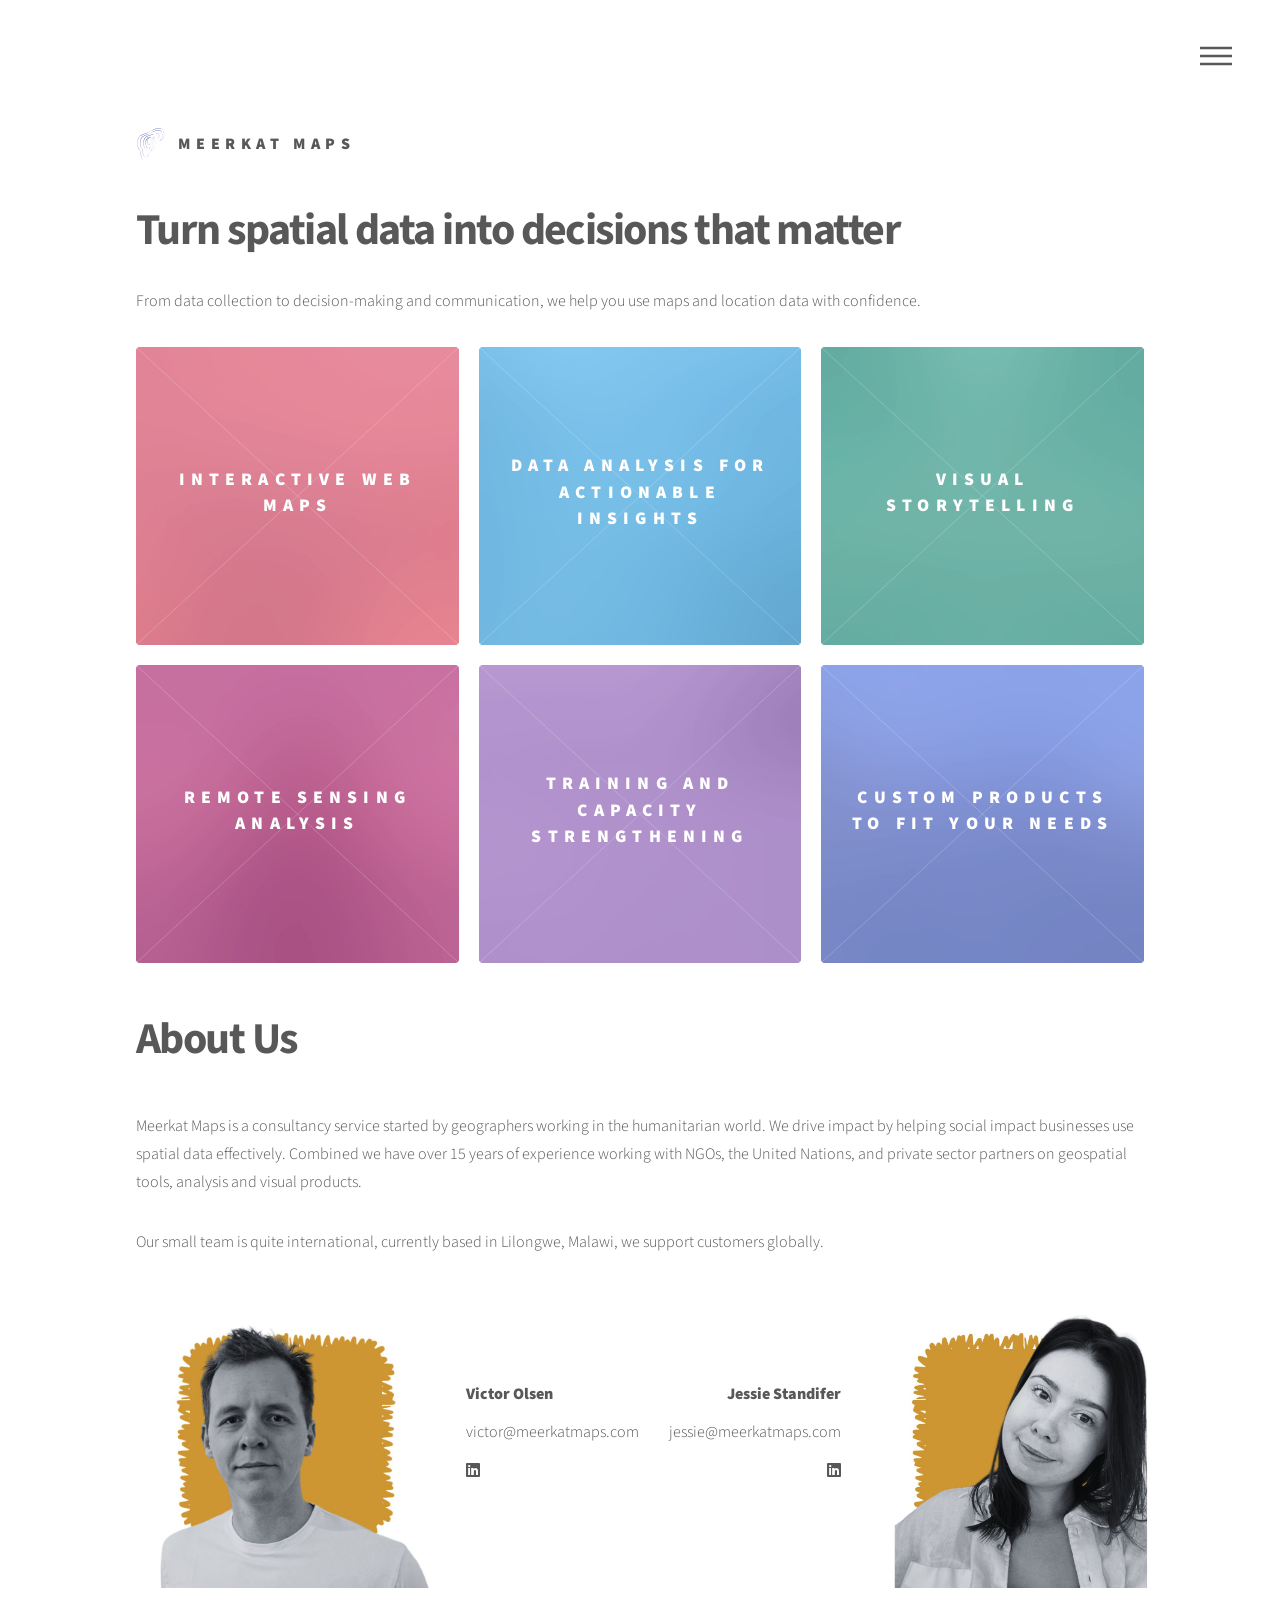
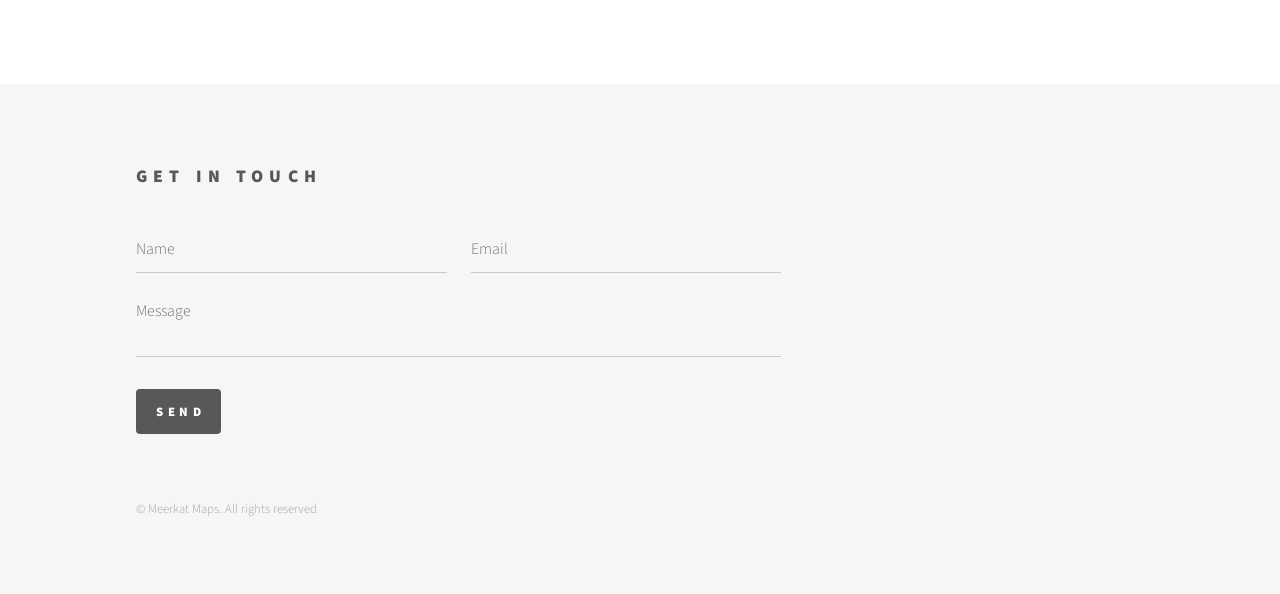
<file: index.html>
<!DOCTYPE HTML>
<!--
        Phantom by HTML5 UP
        html5up.net | @ajlkn
        Free for personal and commercial use under the CCA 3.0 license (html5up.net/license)
-->
<html>
        <head>
                <title>Meerkat Maps</title>
                <meta charset="utf-8" />
                <meta name="viewport" content="width=device-width, initial-scale=1, user-scalable=no" />
                <link rel="stylesheet" href="assets/css/main.css" />
                <noscript><link rel="stylesheet" href="assets/css/noscript.css" /></noscript>
        </head>
        <body class="is-preload">
                <!-- Wrapper -->
                        <div id="wrapper">

                                <!-- Header -->
                                        <header id="header">
                                                <div class="inner">

                                                        <!-- Logo -->
                                                                <a href="index.html" class="logo">
                                                                        <span class="symbol"><img src="images/logo.svg" alt="" /></span><span class="title">Meerkat Maps</span>
                                                                </a>

                                                        <!-- Nav -->
                                                                <nav>
                                                                        <ul>
                                                                                <li><a href="#menu">Menu</a></li>
                                                                        </ul>
                                                                </nav>

                                                </div>
                                        </header>

                                <!-- Menu -->
                                        <nav id="menu">
                                                <h2>Menu</h2>
                                                <ul>
                                                        <li><a href="#services">Services</a></li>
                                                        <li><a href="#about">About</a></li>
                                                        <li><a href="#contact">Contact</a></li>
                                                </ul>
                                        </nav>

                                <!-- Main -->
                                        <div id="main">
                                                <div class="inner">
                                                        <header id="services">
                                                                <h1>Turn spatial data into decisions that matter</h1>
                                                                <p>From data collection to decision-making and communication, we help you use maps and location data with confidence.</p>
                                                        </header>
                                                        <!-- Tiles with work examples -->
                                                        <section class="tiles">
                                                                <article class="style1">
                                                                        <span class="image">
                                                                                <img src="images/pic01.jpg" alt="" />
                                                                        </span>
                                                                <!-- DISABLED LINK: To re-enable, change href back to "generic.html" --><a href="javascript:void(0)" onclick="return false"> 
                                                                                <h2>Interactive Web Maps</h2>
                                                                                <div class="content">
                                                                                        <p>Build interactive maps that make your data easy to explore and act on. From public-facing web maps to internal tools, we help you turn complex information into clear, usable interfaces.
                                                                                        </p>
                                                                                </div>
                                                                        </a>
                                                                </article>
                                                                <article class="style2">
                                                                        <span class="image">
                                                                                <img src="images/pic02.jpg" alt="" />
                                                                        </span>
                                                                <!-- DISABLED LINK: To re-enable, change href back to "generic.html" --><a href="javascript:void(0)" onclick="return false">
                                                                                <h2>Data Analysis for Actionable Insights</h2>
                                                                                <div class="content">
                                                                                        <p>We turn complex spatial data into decisions. From risk modelling to environmental analysis, we build workflows that reveal patterns, quantify change, and guide action.</p>
                                                                                </div>
                                                                        </a>
                                                                </article>
                                                                <article class="style3">
                                                                        <span class="image">
                                                                                <img src="images/pic03.jpg" alt="" />
                                                                        </span>
                                                                <!-- DISABLED LINK: To re-enable, change href back to "generic.html" --><a href="javascript:void(0)" onclick="return false"> 
                                                                                <h2>Visual Storytelling</h2>
                                                                                <div class="content">
                                                                                        <p>Communicate your impact with clarity. We combine maps, data, and narrative to create visuals that make your work easy to understand and compelling to share.</p>
                                                                                </div>
                                                                        </a>
                                                                </article>
                                                                <article class="style4">
                                                                        <span class="image">
                                                                                <img src="images/pic04.jpg" alt="" />
                                                                        </span>
                                                                        <!-- DISABLED LINK: To re-enable, change href back to "generic.html" --><a href="javascript:void(0)" onclick="return false"> 
                                                                                <h2>Remote Sensing Analysis     </h2>
                                                                                <div class="content">
                                                                                        <p>Use satellite data to monitor change and uncover patterns at scale. We design and implement remote sensing workflows tailored to your operational needs.</p>
                                                                                </div>
                                                                        </a>
                                                                </article>
                                                                <article class="style5">
                                                                        <span class="image">
                                                                                <img src="images/pic05.jpg" alt="" />
                                                                        </span>
                                                                        <!-- DISABLED LINK: To re-enable, change href back to "generic.html" --><a href="javascript:void(0)" onclick="return false"> 
                                                                                <h2>Training and Capacity Strengthening</h2>
                                                                                <div class="content">
                                                                                        <p>Build your team’s confidence with geospatial tools and data. We deliver practical training designed around your workflows, from fundamentals to advanced applications.</p>
                                                                                </div>
                                                                        </a>
                                                                </article>
                                                                <article class="style6">
                                                                        <span class="image">
                                                                                <img src="images/pic06.jpg" alt="" />
                                                                        </span>
                                                                        <!-- DISABLED LINK: To re-enable, change href back to "workexample-6.html" --><a href="javascript:void(0)" onclick="return false">
                                                                                <h2>Custom products to fit your needs</h2>
                                                                                <div class="content">
                                                                                        <p>Have a specific challenge? We design custom geospatial solutions built around your data, context, and goals.</p>
                                                                                </div>
                                                                        </a>
                                                                </article>
                                                        </section>

                                                        <!-- About Us Section -->
                                                        <section id="about" style="margin-top: 3em;">
                                                                <h1>About Us</h1>
                                                                
                                                                <p>Meerkat Maps is a consultancy service started by geographers working in the humanitarian world. We drive impact by helping social impact businesses use spatial data effectively. Combined we have over 15 years of experience working with NGOs, the United Nations, and private sector partners on geospatial tools, analysis and visual products.</p>
                                                                <p>Our small team is quite international, currently based in Lilongwe, Malawi, we support customers globally.</p>
                                                                
                                                                <div class="team-row">
                                                                        <div class="photo left">
                                                                          <img src="images/victor.jpg" alt="Victor Olsen" style="width: 300px; float: left;" />
                                                                        </div>
                                                          
                                                                        <div class="text-column">
                                                                          <p><strong>Victor Olsen</strong></p>
                                                                          <p>victor@meerkatmaps.com</p>
                                                                          <p><a href="https://www.linkedin.com/in/victor-m-olsen" target="_blank" class="icon brands fa-linkedin"><span class="label">LinkedIn</span></a></p>
                                                                        </div>
                                                          
                                                                        <div class="text-column right-text">
                                                                          <p><strong>Jessie Standifer</strong></p>
                                                                          <p>jessie@meerkatmaps.com</p>
                                                                          <p><a href="https://www.linkedin.com/in/jessicastandifer/" target="_blank" class="icon brands fa-linkedin"><span class="label">LinkedIn</span></a></p>
                                                                        </div>
                                                          
                                                                        <div class="photo right">
                                                                          <img src="images/jessie.jpg" alt="Jessie" style="width: 300px; float: right;" />
                                                                        </div>
                                                                </div>
                                                        </section>
                                                </div>
                                        </div>

                                <!-- Footer -->
                                        <footer id="footer" style="width: 100vw; margin-left: calc(-50vw + 50%); box-sizing: border-box;">
                                                <div class="inner">
                                                        <section id="contact">
                                                                <h2>Get in touch</h2>
                                                                <form action="https://formsubmit.co/victor@meerkatmaps.com" method="POST">
                                                                        <div class="fields">
                                                                                <div class="field half">
                                                                                        <input type="text" name="name" placeholder="Name" required />
                                                                                </div>
                                                                                <div class="field half">
                                                                                        <input type="email" name="email" placeholder="Email" required />
                                                                                </div>
                                                                                <div class="field">
                                                                                        <textarea name="message" placeholder="Message"></textarea>
                                                                                </div>
                                                                        </div>
                                                                        <ul class="actions">
                                                                                <li><input type="submit" value="Send" class="primary" /></li>
                                                                        </ul>
                                                                </form>
                                                        </section>
                                                        <ul class="copyright">
                                                                <li>&copy; Meerkat Maps. All rights reserved</li>
                                                        </ul>
                                                </div>
                                        </footer>

                        </div>

                <!-- Scripts -->
                        <script src="assets/js/jquery.min.js"></script>
                        <script src="assets/js/browser.min.js"></script>
                        <script src="assets/js/breakpoints.min.js"></script>
                        <script src="assets/js/util.js"></script>
                        <script src="assets/js/main.js"></script>

        </body>
</html>
</file>
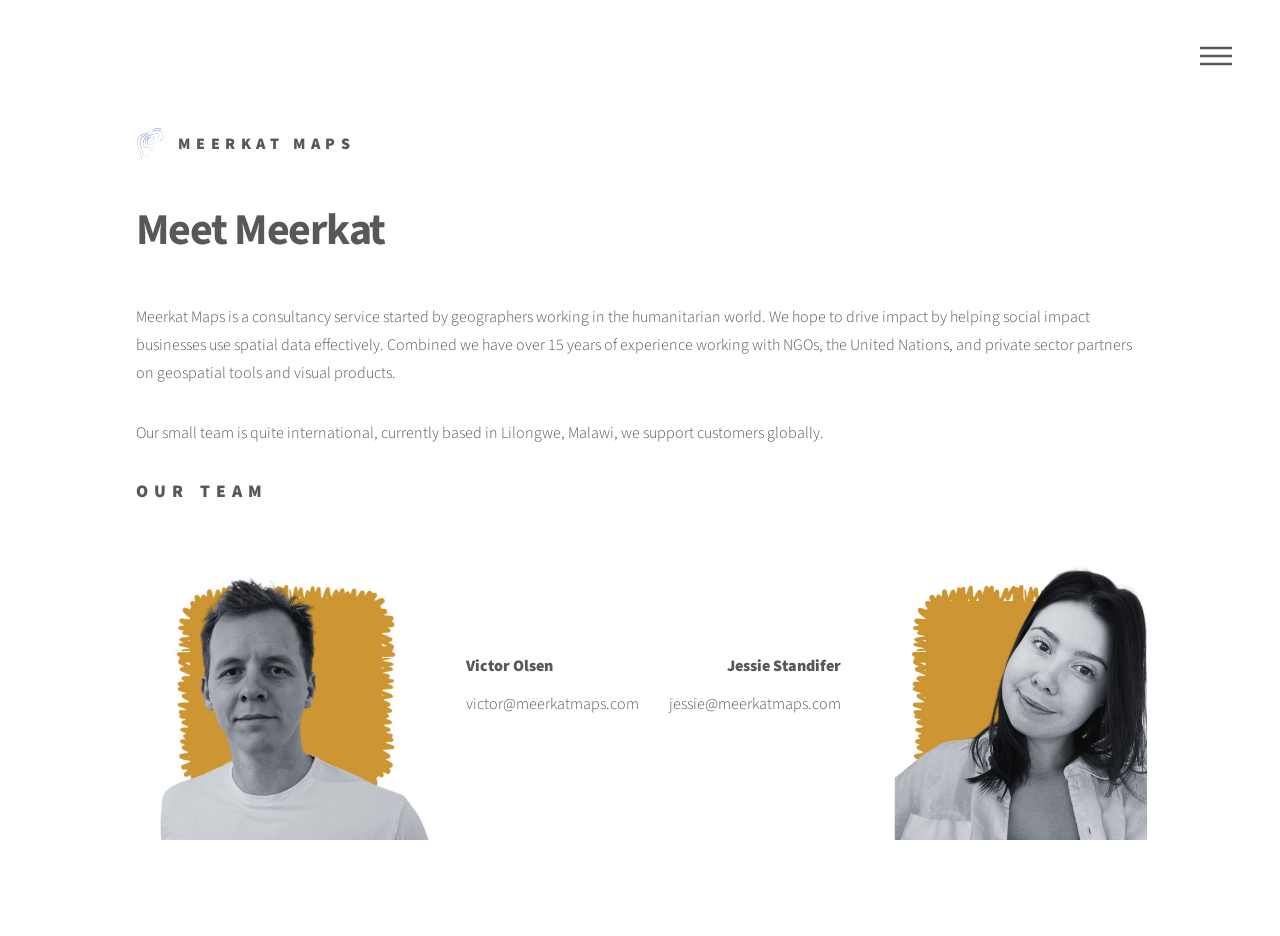
<file: contact.html>
<!DOCTYPE HTML>
<!--
	Phantom by HTML5 UP
	html5up.net | @ajlkn
	Free for personal and commercial use under the CCA 3.0 license (html5up.net/license)
-->
<html>
	<head>
		<title>Meet the Team</title>
		<meta charset="utf-8" />
		<meta name="viewport" content="width=device-width, initial-scale=1, user-scalable=no" />
		<link rel="stylesheet" href="assets/css/main.css" />
		<noscript><link rel="stylesheet" href="assets/css/noscript.css" /></noscript>
	</head>
	<body class="is-preload">
		<!-- Wrapper -->
			<div id="wrapper">

				<!-- Header -->
					<header id="header">
						<div class="inner">

							<!-- Logo -->
								<a href="index.html" class="logo">
									<span class="symbol"><img src="images/logo.svg" alt="" /></span><span class="title">Meerkat Maps</span>
								</a>

							<!-- Nav -->
								<nav>
									<ul>
										<li><a href="#menu">Menu</a></li>
									</ul>
								</nav>

						</div>
					</header>

				<!-- Menu -->
					<nav id="menu">
						<h2>Menu</h2>
						<ul>
							<li><a href="index.html">Home</a></li>
							<li><a href="contact.html">Contact</a></li>
						<!-- Commented out the extra sheets 	<li><a href="generic.html">Tempus etiam</a></li>
							<li><a href="generic.html">Consequat dolor</a></li>
							<li><a href="elements.html">Elements</a></li>-->
						</ul>
					</nav>

				<!-- Main -->
					<div id="main">
						<div class="inner">
							<h1>Meet Meerkat </h1>
							
							<p>Meerkat Maps is a consultancy service started by geographers working in the humanitarian world. We hope to drive impact by helping social impact businesses use spatial data effectively. Combined we have over 15 years of experience working with NGOs, the United Nations, and private sector partners on geospatial tools and visual products.</p>
							<p>Our small team is quite international, currently based in Lilongwe, Malawi, we support customers globally. </p>
							<!-- <p>Interdum et malesuada fames ac ante ipsum primis in faucibus. Pellentesque venenatis dolor imperdiet dolor mattis sagittis. Praesent rutrum sem diam, vitae egestas enim auctor sit amet. Pellentesque leo mauris, consectetur id ipsum sit amet, fersapien risus, commodo eget turpis at, elementum convallis elit. Pellentesque enim turpis, hendrerit tristique lorem ipsum dolor.</p> -->
							<h2>Our Team</h2>
							<div class="team-row">
								<div class="photo left">
								  <img src="images/victor.jpg" alt="Victor Olsen" style="width: 300px; float: left;" /></span>
								</div>
							  
								<div class="text-column">
								  <p><strong>Victor Olsen</strong></p>
								  <p>victor@meerkatmaps.com</p>
								</div>
							  
								<div class="text-column right-text">
								  <p><strong>Jessie Standifer</strong></p>
								  <p>jessie@meerkatmaps.com</p>
								</div>
							  
								<div class="photo right">
								  <img src="images/jessie.jpg" alt="Jessie" style="width: 300px; float: right;" /></span>
								</div>
							  </div>
							  </div>
							
					

						</div>
					</div>

				<!-- Footer 
					<footer id="footer">
						<div class="inner">
							<section>
								<h2>Get in touch</h2>
								<form method="post" action="#">
									<div class="fields">
										<div class="field half">
											<input type="text" name="name" id="name" placeholder="Name" />
										</div>
										<div class="field half">
											<input type="email" name="email" id="email" placeholder="Email" />
										</div>
										<div class="field">
											<textarea name="message" id="message" placeholder="Message"></textarea>
										</div>
									</div>
									<ul class="actions">
										<li><input type="submit" value="Send" class="primary" /></li>
									</ul>
								</form>
							</section>
							<section>
								<h2>Follow</h2>
								<ul class="icons">
									<li><a href="#" class="icon brands style2 fa-twitter"><span class="label">Twitter</span></a></li>
									<li><a href="#" class="icon brands style2 fa-facebook-f"><span class="label">Facebook</span></a></li>
									<li><a href="#" class="icon brands style2 fa-instagram"><span class="label">Instagram</span></a></li>
									<li><a href="#" class="icon brands style2 fa-dribbble"><span class="label">Dribbble</span></a></li>
									<li><a href="#" class="icon brands style2 fa-github"><span class="label">GitHub</span></a></li>
									<li><a href="#" class="icon brands style2 fa-500px"><span class="label">500px</span></a></li>
									<li><a href="#" class="icon solid style2 fa-phone"><span class="label">Phone</span></a></li>
									<li><a href="#" class="icon solid style2 fa-envelope"><span class="label">Email</span></a></li>
								</ul>
							</section>
							<ul class="copyright">
								<li>&copy; Untitled. All rights reserved</li><li>Design: <a href="http://html5up.net">HTML5 UP</a></li>
							</ul>
						</div>
					</footer>
				-->
			</div>

		<!-- Scripts -->
			<script src="assets/js/jquery.min.js"></script>
			<script src="assets/js/browser.min.js"></script>
			<script src="assets/js/breakpoints.min.js"></script>
			<script src="assets/js/util.js"></script>
			<script src="assets/js/main.js"></script>

	</body>
</html>
</file>
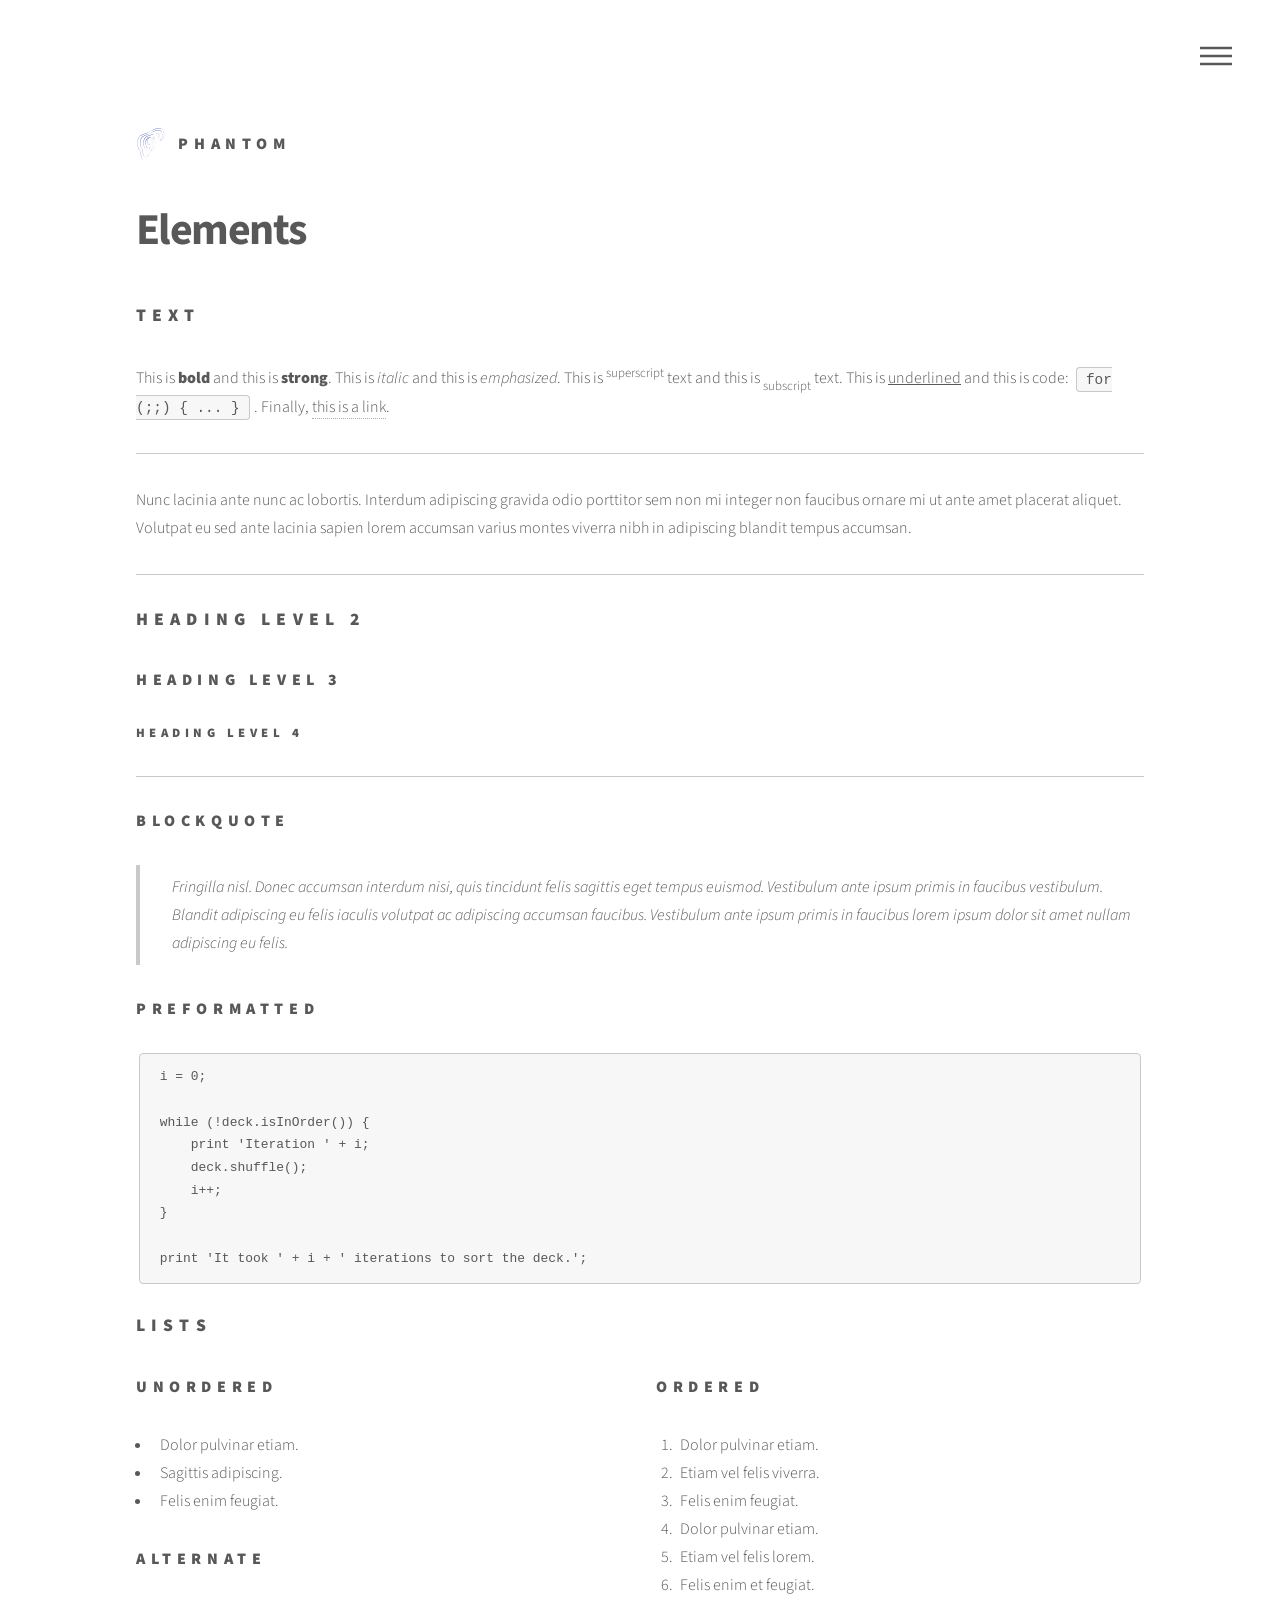
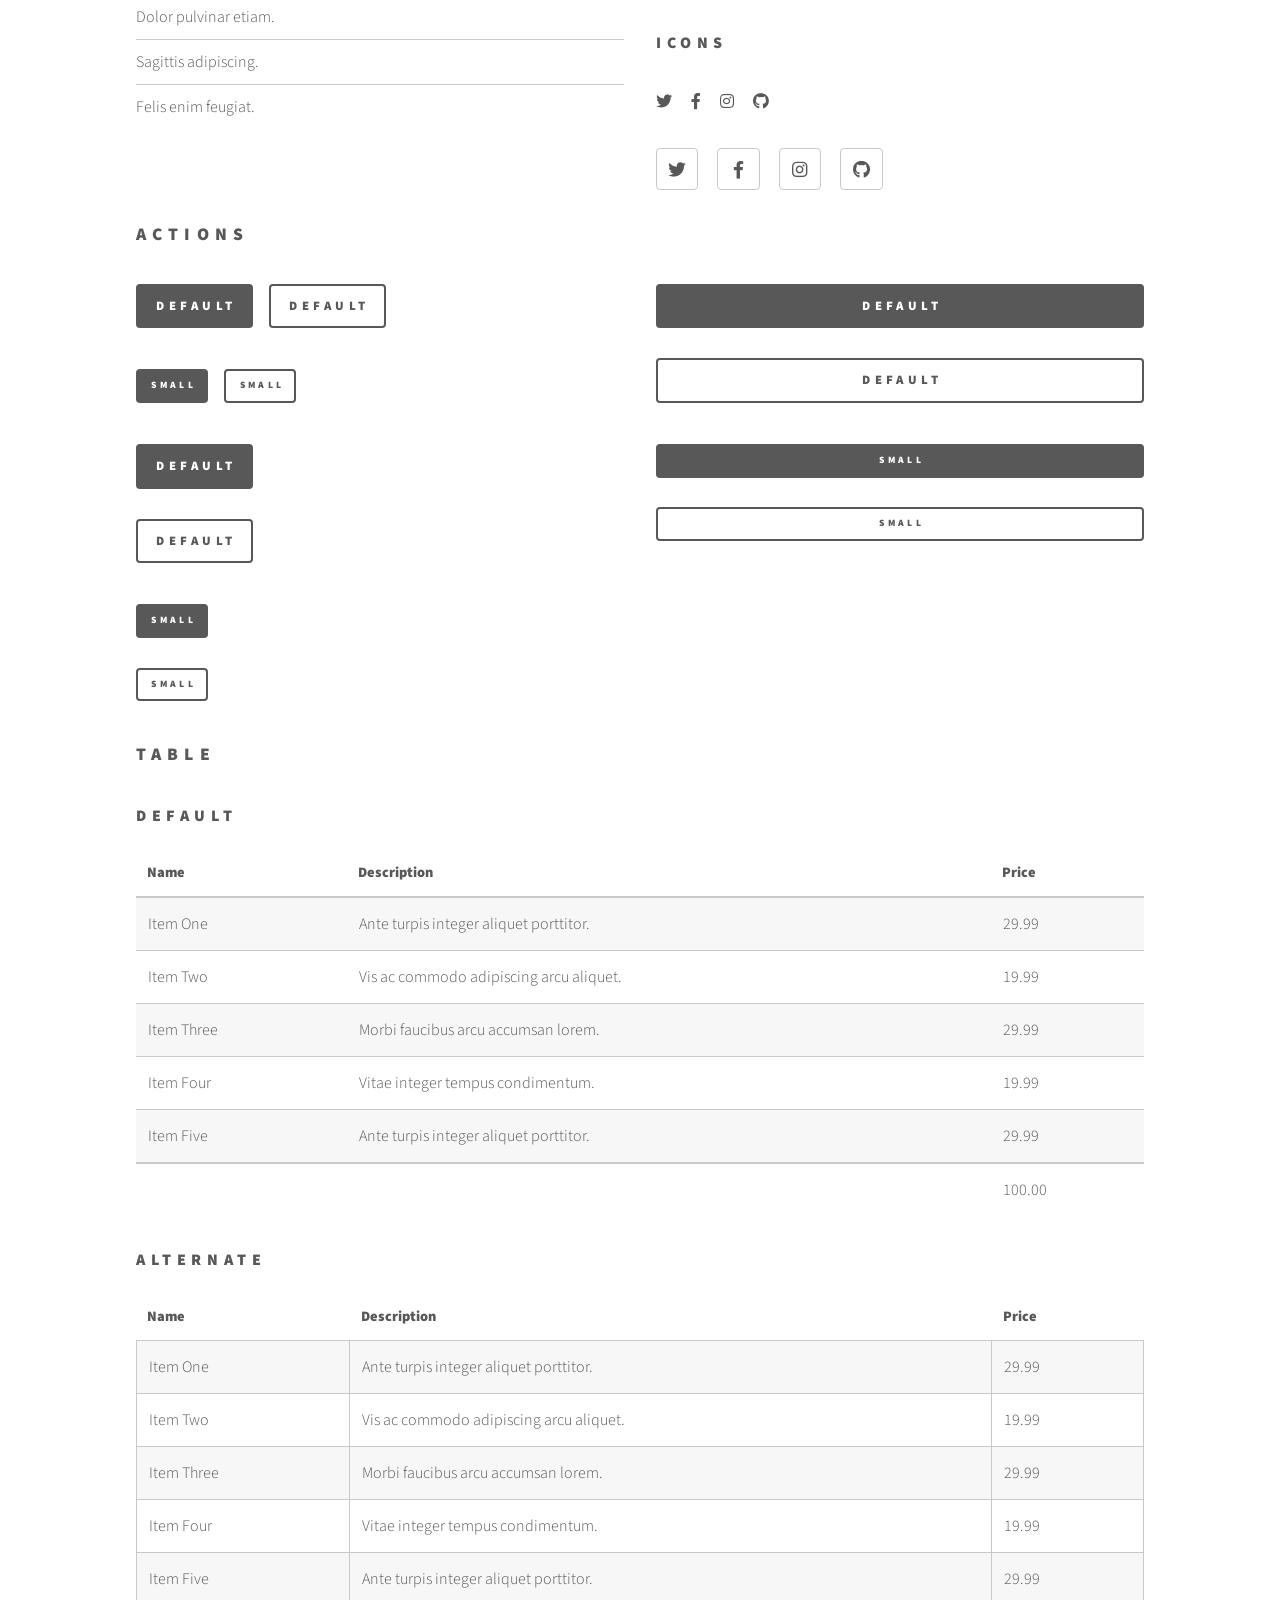
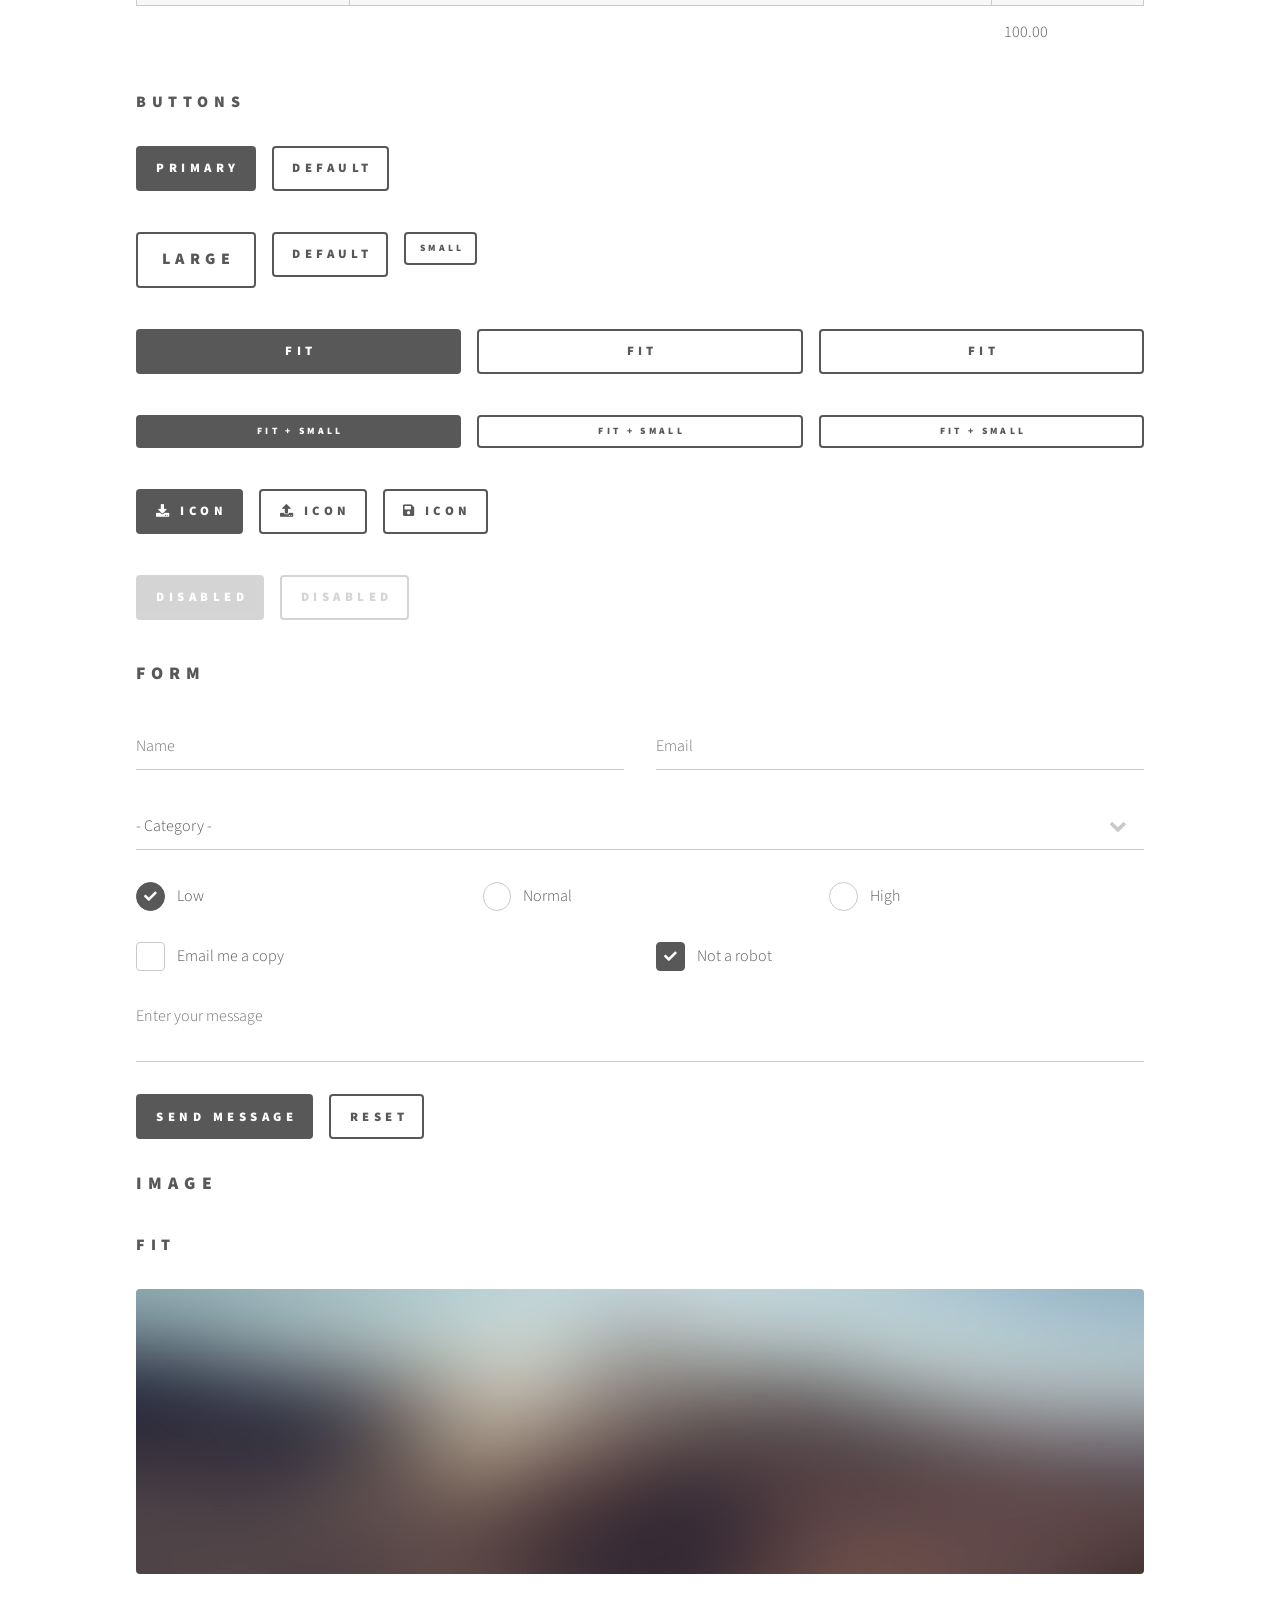
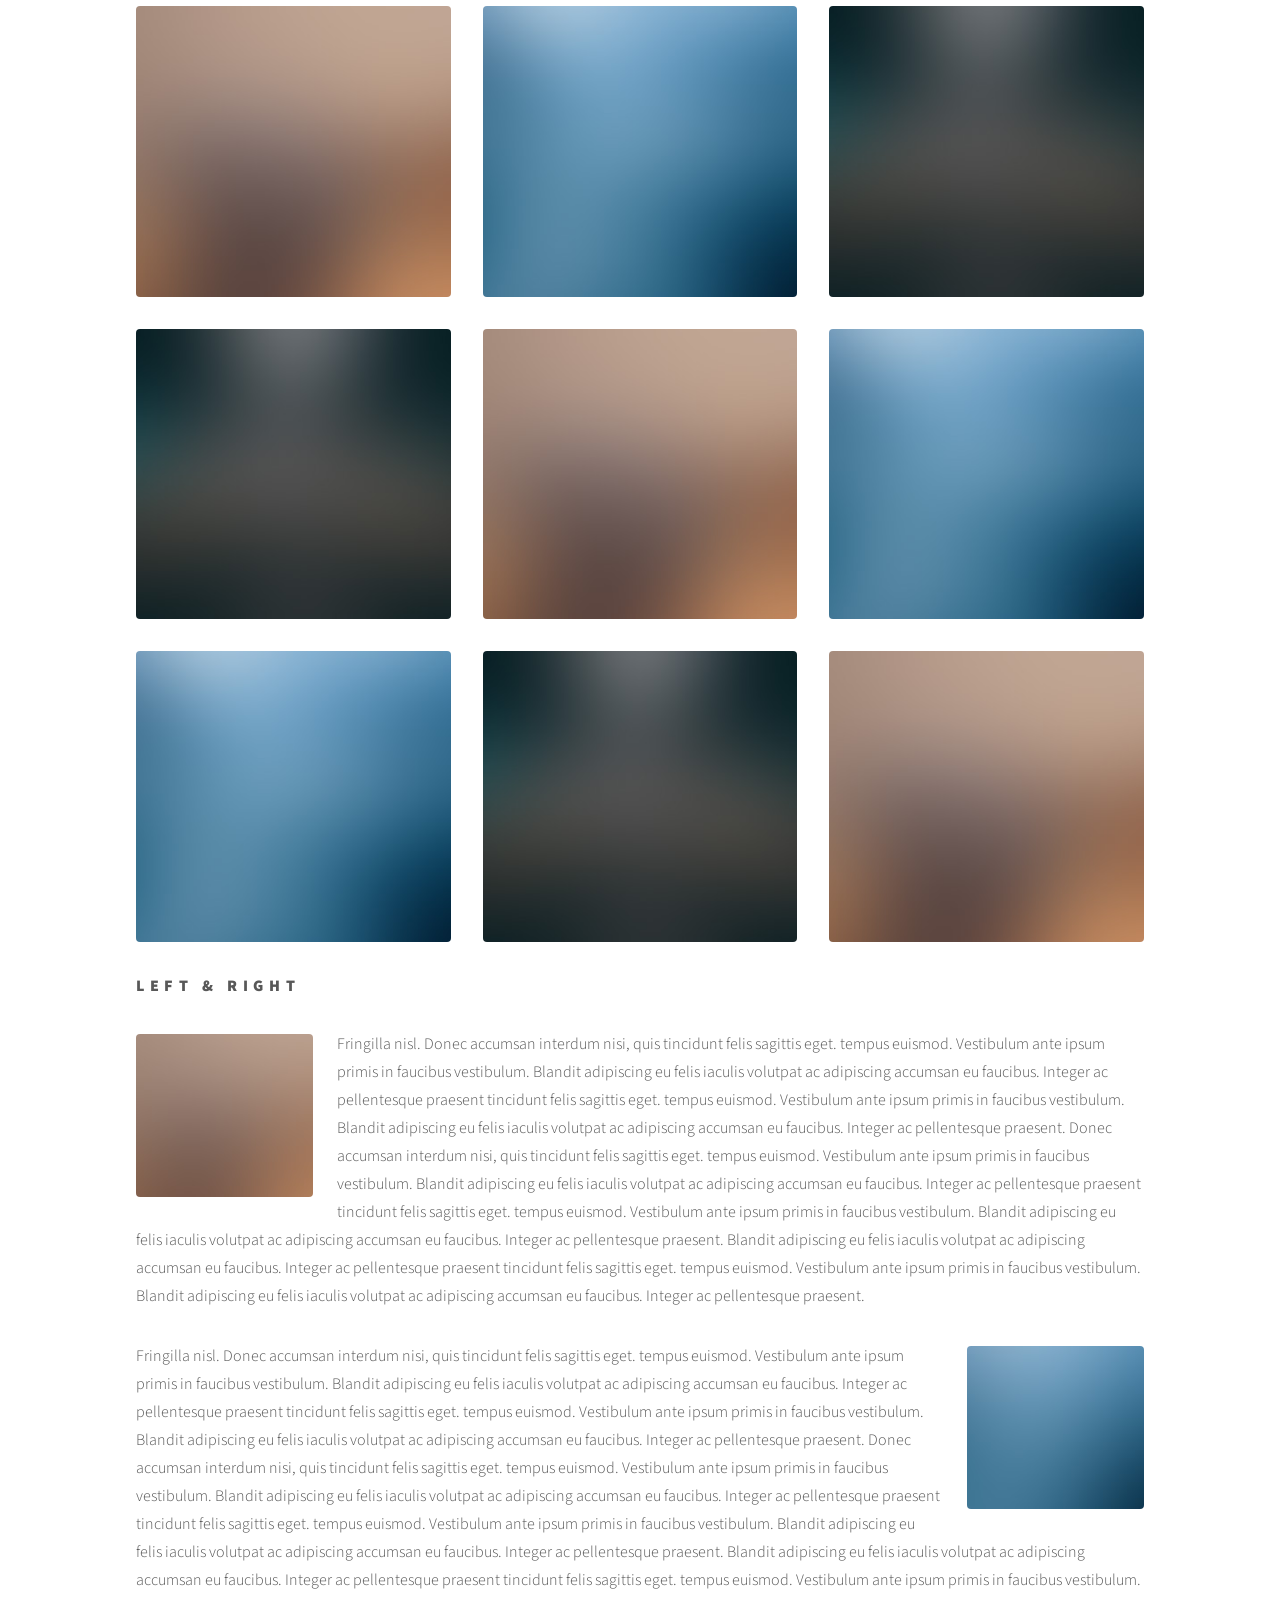
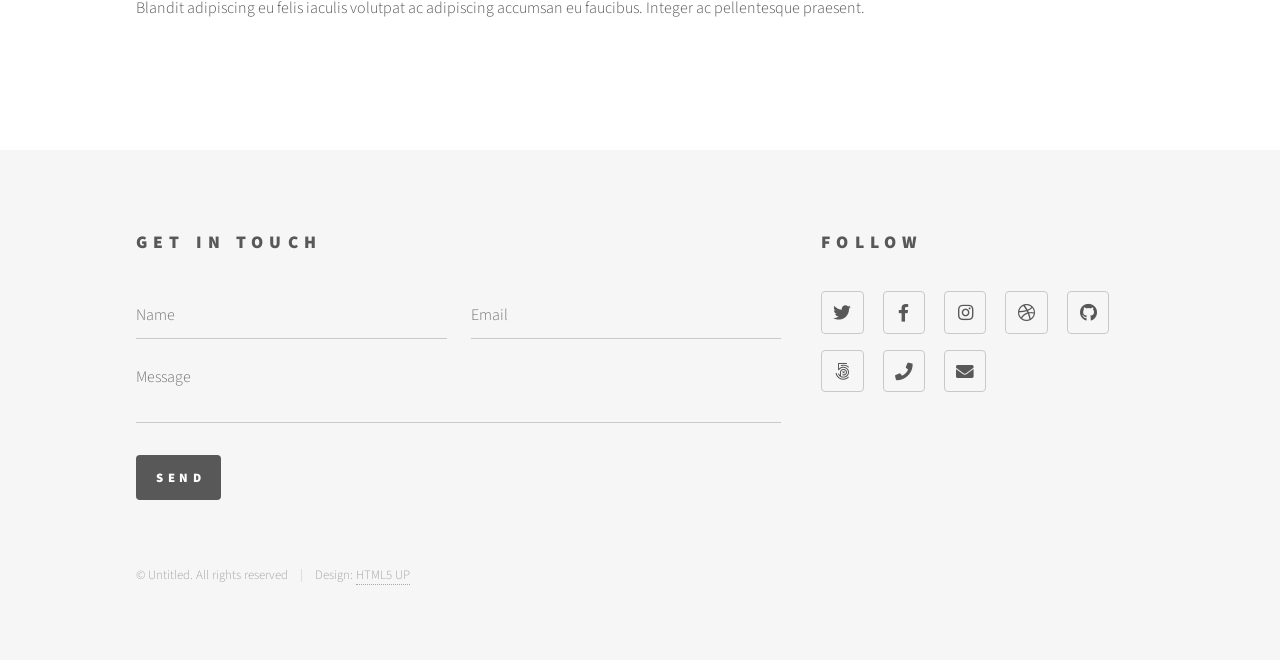
<file: elements.html>
<!DOCTYPE HTML>
<!--
	Phantom by HTML5 UP
	html5up.net | @ajlkn
	Free for personal and commercial use under the CCA 3.0 license (html5up.net/license)
-->
<html>
	<head>
		<title>Elements - Phantom by HTML5 UP</title>
		<meta charset="utf-8" />
		<meta name="viewport" content="width=device-width, initial-scale=1, user-scalable=no" />
		<link rel="stylesheet" href="assets/css/main.css" />
		<noscript><link rel="stylesheet" href="assets/css/noscript.css" /></noscript>
	</head>
	<body class="is-preload">
		<!-- Wrapper -->
			<div id="wrapper">

				<!-- Header -->
					<header id="header">
						<div class="inner">

							<!-- Logo -->
								<a href="index.html" class="logo">
									<span class="symbol"><img src="images/logo.svg" alt="" /></span><span class="title">Phantom</span>
								</a>

							<!-- Nav -->
								<nav>
									<ul>
										<li><a href="#menu">Menu</a></li>
									</ul>
								</nav>

						</div>
					</header>

				<!-- Menu -->
					<nav id="menu">
						<h2>Menu</h2>
						<ul>
							<li><a href="index.html">Home</a></li>
							<li><a href="generic.html">Ipsum veroeros</a></li>
							<li><a href="generic.html">Tempus etiam</a></li>
							<li><a href="generic.html">Consequat dolor</a></li>
							<li><a href="elements.html">Elements</a></li>
						</ul>
					</nav>

				<!-- Main -->
					<div id="main">
						<div class="inner">
							<h1>Elements</h1>

							<!-- Text -->
								<section>
									<h2>Text</h2>
									<p>This is <b>bold</b> and this is <strong>strong</strong>. This is <i>italic</i> and this is <em>emphasized</em>.
									This is <sup>superscript</sup> text and this is <sub>subscript</sub> text.
									This is <u>underlined</u> and this is code: <code>for (;;) { ... }</code>. Finally, <a href="#">this is a link</a>.</p>
									<hr />
									<p>Nunc lacinia ante nunc ac lobortis. Interdum adipiscing gravida odio porttitor sem non mi integer non faucibus ornare mi ut ante amet placerat aliquet. Volutpat eu sed ante lacinia sapien lorem accumsan varius montes viverra nibh in adipiscing blandit tempus accumsan.</p>
									<hr />
									<h2>Heading Level 2</h2>
									<h3>Heading Level 3</h3>
									<h4>Heading Level 4</h4>
									<hr />
									<h3>Blockquote</h3>
									<blockquote>Fringilla nisl. Donec accumsan interdum nisi, quis tincidunt felis sagittis eget tempus euismod. Vestibulum ante ipsum primis in faucibus vestibulum. Blandit adipiscing eu felis iaculis volutpat ac adipiscing accumsan faucibus. Vestibulum ante ipsum primis in faucibus lorem ipsum dolor sit amet nullam adipiscing eu felis.</blockquote>
									<h3>Preformatted</h3>
									<pre><code>i = 0;

while (!deck.isInOrder()) {
    print 'Iteration ' + i;
    deck.shuffle();
    i++;
}

print 'It took ' + i + ' iterations to sort the deck.';</code></pre>
								</section>

							<!-- Lists -->
								<section>
									<h2>Lists</h2>
									<div class="row">
										<div class="col-6 col-12-medium">
											<h3>Unordered</h3>
											<ul>
												<li>Dolor pulvinar etiam.</li>
												<li>Sagittis adipiscing.</li>
												<li>Felis enim feugiat.</li>
											</ul>
											<h3>Alternate</h3>
											<ul class="alt">
												<li>Dolor pulvinar etiam.</li>
												<li>Sagittis adipiscing.</li>
												<li>Felis enim feugiat.</li>
											</ul>
										</div>
										<div class="col-6 col-12-medium">
											<h3>Ordered</h3>
											<ol>
												<li>Dolor pulvinar etiam.</li>
												<li>Etiam vel felis viverra.</li>
												<li>Felis enim feugiat.</li>
												<li>Dolor pulvinar etiam.</li>
												<li>Etiam vel felis lorem.</li>
												<li>Felis enim et feugiat.</li>
											</ol>
											<h3>Icons</h3>
											<ul class="icons">
												<li><a href="#" class="icon brands style1 fa-twitter"><span class="label">Twitter</span></a></li>
												<li><a href="#" class="icon brands style1 fa-facebook-f"><span class="label">Facebook</span></a></li>
												<li><a href="#" class="icon brands style1 fa-instagram"><span class="label">Instagram</span></a></li>
												<li><a href="#" class="icon brands style1 fa-github"><span class="label">Github</span></a></li>
											</ul>
											<ul class="icons">
												<li><a href="#" class="icon brands style2 fa-twitter"><span class="label">Twitter</span></a></li>
												<li><a href="#" class="icon brands style2 fa-facebook-f"><span class="label">Facebook</span></a></li>
												<li><a href="#" class="icon brands style2 fa-instagram"><span class="label">Instagram</span></a></li>
												<li><a href="#" class="icon brands style2 fa-github"><span class="label">Github</span></a></li>
											</ul>
										</div>
									</div>
									<h2>Actions</h2>
									<div class="row">
										<div class="col-6 col-12-medium">
											<ul class="actions">
												<li><a href="#" class="button primary">Default</a></li>
												<li><a href="#" class="button">Default</a></li>
											</ul>
											<ul class="actions small">
												<li><a href="#" class="button primary small">Small</a></li>
												<li><a href="#" class="button small">Small</a></li>
											</ul>
											<ul class="actions stacked">
												<li><a href="#" class="button primary">Default</a></li>
												<li><a href="#" class="button">Default</a></li>
											</ul>
											<ul class="actions stacked">
												<li><a href="#" class="button primary small">Small</a></li>
												<li><a href="#" class="button small">Small</a></li>
											</ul>
										</div>
										<div class="col-6 col-12-medium">
											<ul class="actions stacked">
												<li><a href="#" class="button primary fit">Default</a></li>
												<li><a href="#" class="button fit">Default</a></li>
											</ul>
											<ul class="actions stacked">
												<li><a href="#" class="button primary small fit">Small</a></li>
												<li><a href="#" class="button small fit">Small</a></li>
											</ul>
										</div>
									</div>
								</section>

							<!-- Table -->
								<section>
									<h2>Table</h2>
									<h3>Default</h3>
									<div class="table-wrapper">
										<table>
											<thead>
												<tr>
													<th>Name</th>
													<th>Description</th>
													<th>Price</th>
												</tr>
											</thead>
											<tbody>
												<tr>
													<td>Item One</td>
													<td>Ante turpis integer aliquet porttitor.</td>
													<td>29.99</td>
												</tr>
												<tr>
													<td>Item Two</td>
													<td>Vis ac commodo adipiscing arcu aliquet.</td>
													<td>19.99</td>
												</tr>
												<tr>
													<td>Item Three</td>
													<td> Morbi faucibus arcu accumsan lorem.</td>
													<td>29.99</td>
												</tr>
												<tr>
													<td>Item Four</td>
													<td>Vitae integer tempus condimentum.</td>
													<td>19.99</td>
												</tr>
												<tr>
													<td>Item Five</td>
													<td>Ante turpis integer aliquet porttitor.</td>
													<td>29.99</td>
												</tr>
											</tbody>
											<tfoot>
												<tr>
													<td colspan="2"></td>
													<td>100.00</td>
												</tr>
											</tfoot>
										</table>
									</div>

									<h3>Alternate</h3>
									<div class="table-wrapper">
										<table class="alt">
											<thead>
												<tr>
													<th>Name</th>
													<th>Description</th>
													<th>Price</th>
												</tr>
											</thead>
											<tbody>
												<tr>
													<td>Item One</td>
													<td>Ante turpis integer aliquet porttitor.</td>
													<td>29.99</td>
												</tr>
												<tr>
													<td>Item Two</td>
													<td>Vis ac commodo adipiscing arcu aliquet.</td>
													<td>19.99</td>
												</tr>
												<tr>
													<td>Item Three</td>
													<td> Morbi faucibus arcu accumsan lorem.</td>
													<td>29.99</td>
												</tr>
												<tr>
													<td>Item Four</td>
													<td>Vitae integer tempus condimentum.</td>
													<td>19.99</td>
												</tr>
												<tr>
													<td>Item Five</td>
													<td>Ante turpis integer aliquet porttitor.</td>
													<td>29.99</td>
												</tr>
											</tbody>
											<tfoot>
												<tr>
													<td colspan="2"></td>
													<td>100.00</td>
												</tr>
											</tfoot>
										</table>
									</div>
								</section>

							<!-- Buttons -->
								<section>
									<h3>Buttons</h3>
									<ul class="actions">
										<li><a href="#" class="button primary">Primary</a></li>
										<li><a href="#" class="button">Default</a></li>
									</ul>
									<ul class="actions">
										<li><a href="#" class="button large">Large</a></li>
										<li><a href="#" class="button">Default</a></li>
										<li><a href="#" class="button small">Small</a></li>
									</ul>
									<ul class="actions fit">
										<li><a href="#" class="button primary fit">Fit</a></li>
										<li><a href="#" class="button fit">Fit</a></li>
										<li><a href="#" class="button fit">Fit</a></li>
									</ul>
									<ul class="actions fit small">
										<li><a href="#" class="button primary fit small">Fit + Small</a></li>
										<li><a href="#" class="button fit small">Fit + Small</a></li>
										<li><a href="#" class="button fit small">Fit + Small</a></li>
									</ul>
									<ul class="actions">
										<li><a href="#" class="button primary icon solid fa-download">Icon</a></li>
										<li><a href="#" class="button icon solid fa-upload">Icon</a></li>
										<li><a href="#" class="button icon solid fa-save">Icon</a></li>
									</ul>
									<ul class="actions">
										<li><span class="button primary disabled">Disabled</span></li>
										<li><span class="button disabled">Disabled</span></li>
									</ul>
								</section>

							<!-- Form -->
								<section>
									<h2>Form</h2>
									<form method="post" action="#">
										<div class="row gtr-uniform">
											<div class="col-6 col-12-xsmall">
												<input type="text" name="demo-name" id="demo-name" value="" placeholder="Name" />
											</div>
											<div class="col-6 col-12-xsmall">
												<input type="email" name="demo-email" id="demo-email" value="" placeholder="Email" />
											</div>
											<div class="col-12">
												<select name="demo-category" id="demo-category">
													<option value="">- Category -</option>
													<option value="1">Manufacturing</option>
													<option value="1">Shipping</option>
													<option value="1">Administration</option>
													<option value="1">Human Resources</option>
												</select>
											</div>
											<div class="col-4 col-12-small">
												<input type="radio" id="demo-priority-low" name="demo-priority" checked>
												<label for="demo-priority-low">Low</label>
											</div>
											<div class="col-4 col-12-small">
												<input type="radio" id="demo-priority-normal" name="demo-priority">
												<label for="demo-priority-normal">Normal</label>
											</div>
											<div class="col-4 col-12-small">
												<input type="radio" id="demo-priority-high" name="demo-priority">
												<label for="demo-priority-high">High</label>
											</div>
											<div class="col-6 col-12-small">
												<input type="checkbox" id="demo-copy" name="demo-copy">
												<label for="demo-copy">Email me a copy</label>
											</div>
											<div class="col-6 col-12-small">
												<input type="checkbox" id="demo-human" name="demo-human" checked>
												<label for="demo-human">Not a robot</label>
											</div>
											<div class="col-12">
												<textarea name="demo-message" id="demo-message" placeholder="Enter your message" rows="6"></textarea>
											</div>
											<div class="col-12">
												<ul class="actions">
													<li><input type="submit" value="Send Message" class="primary" /></li>
													<li><input type="reset" value="Reset" /></li>
												</ul>
											</div>
										</div>
									</form>
								</section>

							<!-- Image -->
								<section>
									<h2>Image</h2>
									<h3>Fit</h3>
									<div class="box alt">
										<div class="row gtr-uniform">
											<div class="col-12"><span class="image fit"><img src="images/pic13.jpg" alt="" /></span></div>
											<div class="col-4"><span class="image fit"><img src="images/pic01.jpg" alt="" /></span></div>
											<div class="col-4"><span class="image fit"><img src="images/pic02.jpg" alt="" /></span></div>
											<div class="col-4"><span class="image fit"><img src="images/pic03.jpg" alt="" /></span></div>
											<div class="col-4"><span class="image fit"><img src="images/pic03.jpg" alt="" /></span></div>
											<div class="col-4"><span class="image fit"><img src="images/pic01.jpg" alt="" /></span></div>
											<div class="col-4"><span class="image fit"><img src="images/pic02.jpg" alt="" /></span></div>
											<div class="col-4"><span class="image fit"><img src="images/pic02.jpg" alt="" /></span></div>
											<div class="col-4"><span class="image fit"><img src="images/pic03.jpg" alt="" /></span></div>
											<div class="col-4"><span class="image fit"><img src="images/pic01.jpg" alt="" /></span></div>
										</div>
									</div>
									<h3>Left &amp; Right</h3>
									<p><span class="image left"><img src="images/pic14.jpg" alt="" /></span>Fringilla nisl. Donec accumsan interdum nisi, quis tincidunt felis sagittis eget. tempus euismod. Vestibulum ante ipsum primis in faucibus vestibulum. Blandit adipiscing eu felis iaculis volutpat ac adipiscing accumsan eu faucibus. Integer ac pellentesque praesent tincidunt felis sagittis eget. tempus euismod. Vestibulum ante ipsum primis in faucibus vestibulum. Blandit adipiscing eu felis iaculis volutpat ac adipiscing accumsan eu faucibus. Integer ac pellentesque praesent. Donec accumsan interdum nisi, quis tincidunt felis sagittis eget. tempus euismod. Vestibulum ante ipsum primis in faucibus vestibulum. Blandit adipiscing eu felis iaculis volutpat ac adipiscing accumsan eu faucibus. Integer ac pellentesque praesent tincidunt felis sagittis eget. tempus euismod. Vestibulum ante ipsum primis in faucibus vestibulum. Blandit adipiscing eu felis iaculis volutpat ac adipiscing accumsan eu faucibus. Integer ac pellentesque praesent. Blandit adipiscing eu felis iaculis volutpat ac adipiscing accumsan eu faucibus. Integer ac pellentesque praesent tincidunt felis sagittis eget. tempus euismod. Vestibulum ante ipsum primis in faucibus vestibulum. Blandit adipiscing eu felis iaculis volutpat ac adipiscing accumsan eu faucibus. Integer ac pellentesque praesent.</p>
									<p><span class="image right"><img src="images/pic15.jpg" alt="" /></span>Fringilla nisl. Donec accumsan interdum nisi, quis tincidunt felis sagittis eget. tempus euismod. Vestibulum ante ipsum primis in faucibus vestibulum. Blandit adipiscing eu felis iaculis volutpat ac adipiscing accumsan eu faucibus. Integer ac pellentesque praesent tincidunt felis sagittis eget. tempus euismod. Vestibulum ante ipsum primis in faucibus vestibulum. Blandit adipiscing eu felis iaculis volutpat ac adipiscing accumsan eu faucibus. Integer ac pellentesque praesent. Donec accumsan interdum nisi, quis tincidunt felis sagittis eget. tempus euismod. Vestibulum ante ipsum primis in faucibus vestibulum. Blandit adipiscing eu felis iaculis volutpat ac adipiscing accumsan eu faucibus. Integer ac pellentesque praesent tincidunt felis sagittis eget. tempus euismod. Vestibulum ante ipsum primis in faucibus vestibulum. Blandit adipiscing eu felis iaculis volutpat ac adipiscing accumsan eu faucibus. Integer ac pellentesque praesent. Blandit adipiscing eu felis iaculis volutpat ac adipiscing accumsan eu faucibus. Integer ac pellentesque praesent tincidunt felis sagittis eget. tempus euismod. Vestibulum ante ipsum primis in faucibus vestibulum. Blandit adipiscing eu felis iaculis volutpat ac adipiscing accumsan eu faucibus. Integer ac pellentesque praesent.</p>
								</section>

						</div>
					</div>

				<!-- Footer -->
					<footer id="footer">
						<div class="inner">
							<section>
								<h2>Get in touch</h2>
								<form method="post" action="#">
									<div class="fields">
										<div class="field half">
											<input type="text" name="name" id="name" placeholder="Name" />
										</div>
										<div class="field half">
											<input type="email" name="email" id="email" placeholder="Email" />
										</div>
										<div class="field">
											<textarea name="message" id="message" placeholder="Message"></textarea>
										</div>
									</div>
									<ul class="actions">
										<li><input type="submit" value="Send" class="primary" /></li>
									</ul>
								</form>
							</section>
							<section>
								<h2>Follow</h2>
								<ul class="icons">
									<li><a href="#" class="icon brands style2 fa-twitter"><span class="label">Twitter</span></a></li>
									<li><a href="#" class="icon brands style2 fa-facebook-f"><span class="label">Facebook</span></a></li>
									<li><a href="#" class="icon brands style2 fa-instagram"><span class="label">Instagram</span></a></li>
									<li><a href="#" class="icon brands style2 fa-dribbble"><span class="label">Dribbble</span></a></li>
									<li><a href="#" class="icon brands style2 fa-github"><span class="label">GitHub</span></a></li>
									<li><a href="#" class="icon brands style2 fa-500px"><span class="label">500px</span></a></li>
									<li><a href="#" class="icon solid style2 fa-phone"><span class="label">Phone</span></a></li>
									<li><a href="#" class="icon solid style2 fa-envelope"><span class="label">Email</span></a></li>
								</ul>
							</section>
							<ul class="copyright">
								<li>&copy; Untitled. All rights reserved</li><li>Design: <a href="http://html5up.net">HTML5 UP</a></li>
							</ul>
						</div>
					</footer>

			</div>

		<!-- Scripts -->
			<script src="assets/js/jquery.min.js"></script>
			<script src="assets/js/browser.min.js"></script>
			<script src="assets/js/breakpoints.min.js"></script>
			<script src="assets/js/util.js"></script>
			<script src="assets/js/main.js"></script>

	</body>
</html>
</file>
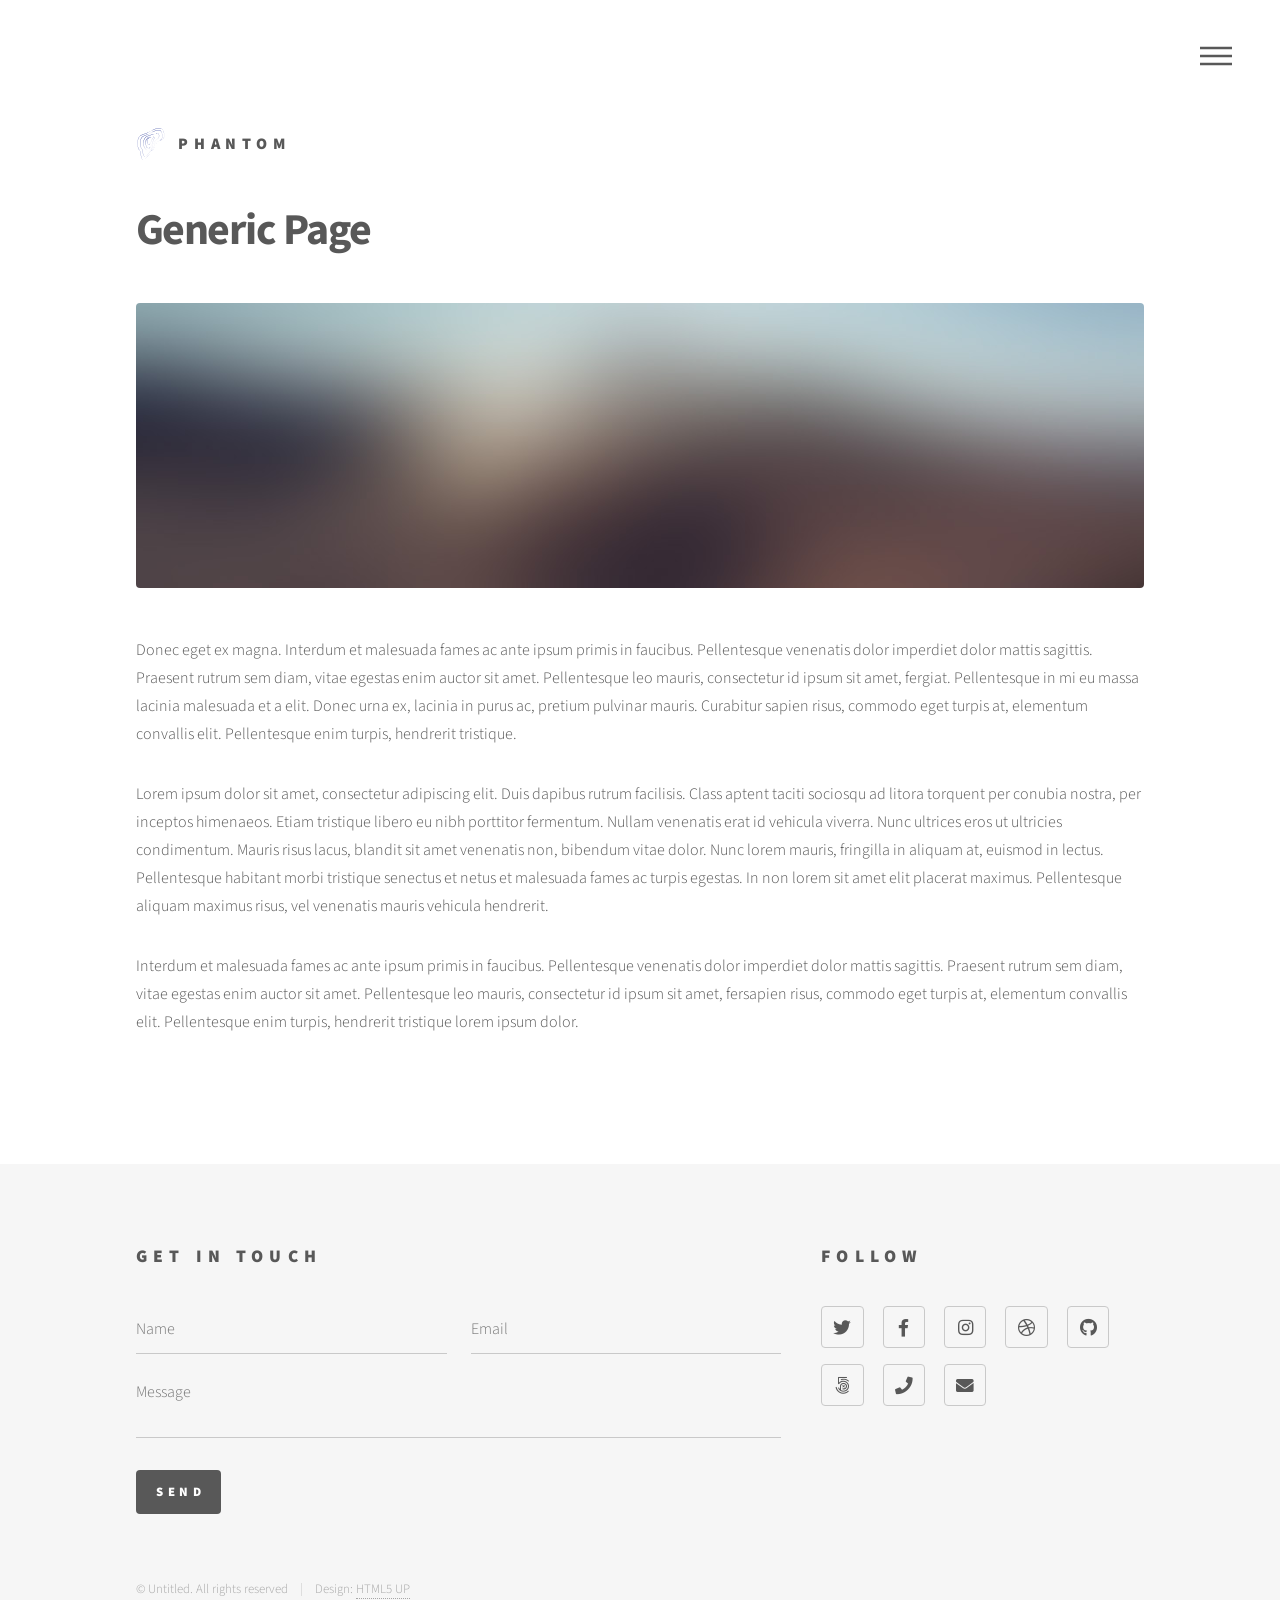
<file: generic.html>
<!DOCTYPE HTML>
<!--
	Phantom by HTML5 UP
	html5up.net | @ajlkn
	Free for personal and commercial use under the CCA 3.0 license (html5up.net/license)
-->
<html>
	<head>
		<title>Generic - Phantom by HTML5 UP</title>
		<meta charset="utf-8" />
		<meta name="viewport" content="width=device-width, initial-scale=1, user-scalable=no" />
		<link rel="stylesheet" href="assets/css/main.css" />
		<noscript><link rel="stylesheet" href="assets/css/noscript.css" /></noscript>
	</head>
	<body class="is-preload">
		<!-- Wrapper -->
			<div id="wrapper">

				<!-- Header -->
					<header id="header">
						<div class="inner">

							<!-- Logo -->
								<a href="index.html" class="logo">
									<span class="symbol"><img src="images/logo.svg" alt="" /></span><span class="title">Phantom</span>
								</a>

							<!-- Nav -->
								<nav>
									<ul>
										<li><a href="#menu">Menu</a></li>
									</ul>
								</nav>

						</div>
					</header>

				<!-- Menu -->
					<nav id="menu">
						<h2>Menu</h2>
						<ul>
							<li><a href="index.html">Home</a></li>
							<li><a href="generic.html">Ipsum veroeros</a></li>
							<li><a href="generic.html">Tempus etiam</a></li>
							<li><a href="generic.html">Consequat dolor</a></li>
							<li><a href="elements.html">Elements</a></li>
						</ul>
					</nav>

				<!-- Main -->
					<div id="main">
						<div class="inner">
							<h1>Generic Page</h1>
							<span class="image main"><img src="images/pic13.jpg" alt="" /></span>
							<p>Donec eget ex magna. Interdum et malesuada fames ac ante ipsum primis in faucibus. Pellentesque venenatis dolor imperdiet dolor mattis sagittis. Praesent rutrum sem diam, vitae egestas enim auctor sit amet. Pellentesque leo mauris, consectetur id ipsum sit amet, fergiat. Pellentesque in mi eu massa lacinia malesuada et a elit. Donec urna ex, lacinia in purus ac, pretium pulvinar mauris. Curabitur sapien risus, commodo eget turpis at, elementum convallis elit. Pellentesque enim turpis, hendrerit tristique.</p>
							<p>Lorem ipsum dolor sit amet, consectetur adipiscing elit. Duis dapibus rutrum facilisis. Class aptent taciti sociosqu ad litora torquent per conubia nostra, per inceptos himenaeos. Etiam tristique libero eu nibh porttitor fermentum. Nullam venenatis erat id vehicula viverra. Nunc ultrices eros ut ultricies condimentum. Mauris risus lacus, blandit sit amet venenatis non, bibendum vitae dolor. Nunc lorem mauris, fringilla in aliquam at, euismod in lectus. Pellentesque habitant morbi tristique senectus et netus et malesuada fames ac turpis egestas. In non lorem sit amet elit placerat maximus. Pellentesque aliquam maximus risus, vel venenatis mauris vehicula hendrerit.</p>
							<p>Interdum et malesuada fames ac ante ipsum primis in faucibus. Pellentesque venenatis dolor imperdiet dolor mattis sagittis. Praesent rutrum sem diam, vitae egestas enim auctor sit amet. Pellentesque leo mauris, consectetur id ipsum sit amet, fersapien risus, commodo eget turpis at, elementum convallis elit. Pellentesque enim turpis, hendrerit tristique lorem ipsum dolor.</p>
						</div>
					</div>

				<!-- Footer -->
					<footer id="footer">
						<div class="inner">
							<section>
								<h2>Get in touch</h2>
								<form method="post" action="#">
									<div class="fields">
										<div class="field half">
											<input type="text" name="name" id="name" placeholder="Name" />
										</div>
										<div class="field half">
											<input type="email" name="email" id="email" placeholder="Email" />
										</div>
										<div class="field">
											<textarea name="message" id="message" placeholder="Message"></textarea>
										</div>
									</div>
									<ul class="actions">
										<li><input type="submit" value="Send" class="primary" /></li>
									</ul>
								</form>
							</section>
							<section>
								<h2>Follow</h2>
								<ul class="icons">
									<li><a href="#" class="icon brands style2 fa-twitter"><span class="label">Twitter</span></a></li>
									<li><a href="#" class="icon brands style2 fa-facebook-f"><span class="label">Facebook</span></a></li>
									<li><a href="#" class="icon brands style2 fa-instagram"><span class="label">Instagram</span></a></li>
									<li><a href="#" class="icon brands style2 fa-dribbble"><span class="label">Dribbble</span></a></li>
									<li><a href="#" class="icon brands style2 fa-github"><span class="label">GitHub</span></a></li>
									<li><a href="#" class="icon brands style2 fa-500px"><span class="label">500px</span></a></li>
									<li><a href="#" class="icon solid style2 fa-phone"><span class="label">Phone</span></a></li>
									<li><a href="#" class="icon solid style2 fa-envelope"><span class="label">Email</span></a></li>
								</ul>
							</section>
							<ul class="copyright">
								<li>&copy; Untitled. All rights reserved</li><li>Design: <a href="http://html5up.net">HTML5 UP</a></li>
							</ul>
						</div>
					</footer>

			</div>

		<!-- Scripts -->
			<script src="assets/js/jquery.min.js"></script>
			<script src="assets/js/browser.min.js"></script>
			<script src="assets/js/breakpoints.min.js"></script>
			<script src="assets/js/util.js"></script>
			<script src="assets/js/main.js"></script>

	</body>
</html>
</file>
<file: assets/css/noscript.css>
/*
	Phantom by HTML5 UP
	html5up.net | @ajlkn
	Free for personal and commercial use under the CCA 3.0 license (html5up.net/license)
*/

/* Tiles */

	body.is-preload .tiles article {
		-moz-transform: none;
		-webkit-transform: none;
		-ms-transform: none;
		transform: none;
		opacity: 1;
	}
</file>
<file: assets/css/main.css>
@import url(fontawesome-all.min.css);
@import url("https://fonts.googleapis.com/css?family=Source+Sans+Pro:300,700,900");

/*
        Phantom by HTML5 UP
        html5up.net | @ajlkn
        Free for personal and commercial use under the CCA 3.0 license (html5up.net/license)
*/

html, body, div, span, applet, object,
iframe, h1, h2, h3, h4, h5, h6, p, blockquote,
pre, a, abbr, acronym, address, big, cite,
code, del, dfn, em, img, ins, kbd, q, s, samp,
small, strike, strong, sub, sup, tt, var, b,
u, i, center, dl, dt, dd, ol, ul, li, fieldset,
form, label, legend, table, caption, tbody,
tfoot, thead, tr, th, td, article, aside,
canvas, details, embed, figure, figcaption,
footer, header, hgroup, menu, nav, output, ruby,
section, summary, time, mark, audio, video {
        margin: 0;
        padding: 0;
        border: 0;
        font-size: 100%;
        font: inherit;
        vertical-align: baseline;}

article, aside, details, figcaption, figure,
footer, header, hgroup, menu, nav, section {
        display: block;}

body {
        line-height: 1;
}

ol, ul {
        list-style: none;
}

blockquote, q {
        quotes: none;
}

        blockquote:before, blockquote:after, q:before, q:after {
                content: '';
                content: none;
        }

table {
        border-collapse: collapse;
        border-spacing: 0;
}

body {
        -webkit-text-size-adjust: none;
}

mark {
        background-color: transparent;
        color: inherit;
}

input::-moz-focus-inner {
        border: 0;
        padding: 0;
}

input, select, textarea {
        -moz-appearance: none;
        -webkit-appearance: none;
        -ms-appearance: none;
        appearance: none;
}

/* Basic */

        @-ms-viewport {
                width: device-width;
        }

        body {
                -ms-overflow-style: scrollbar;
        }

        @media screen and (max-width: 480px) {

                html, body {
                        min-width: 320px;
                }

        }

        html {
                box-sizing: border-box;
        }

        *, *:before, *:after {
                box-sizing: inherit;
        }

        body {
                background: #ffffff;
        }

                body.is-preload *, body.is-preload *:before, body.is-preload *:after {
                        -moz-animation: none !important;
                        -webkit-animation: none !important;
                        -ms-animation: none !important;
                        animation: none !important;
                        -moz-transition: none !important;
                        -webkit-transition: none !important;
                        -ms-transition: none !important;
                        transition: none !important;
                }

/* Type */

        body, input, select, textarea {
                color: #585858;
                font-family: "Source Sans Pro", Helvetica, sans-serif;
                font-size: 16pt;
                font-weight: 300;
                line-height: 1.75;
        }

                @media screen and (max-width: 1680px) {

                        body, input, select, textarea {
                                font-size: 14pt;
                        }

                }

                @media screen and (max-width: 1280px) {

                        body, input, select, textarea {
                                font-size: 12pt;
                        }

                }

        a {
                -moz-transition: border-bottom-color 0.2s ease, color 0.2s ease;
                -webkit-transition: border-bottom-color 0.2s ease, color 0.2s ease;
                -ms-transition: border-bottom-color 0.2s ease, color 0.2s ease;
                transition: border-bottom-color 0.2s ease, color 0.2s ease;
                text-decoration: none;
                color: #585858;
                border-bottom: dotted 1px rgba(88, 88, 88, 0.5);
        }

                a:hover {
                        border-bottom-color: transparent;
                        color: #f2849e !important;
                }

        strong, b {
                font-weight: 900;
        }

        em, i {
                font-style: italic;
        }

        p {
                margin: 0 0 2em 0;
        }

        h1 {
                font-size: 2.75em;
                font-weight: 700;
                line-height: 1.3;
                margin: 0 0 1em 0;
                letter-spacing: -0.035em;
        }

                h1 a {
                        color: inherit;
                }

                @media screen and (max-width: 736px) {

                        h1 {
                                font-size: 2em;
                                margin: 0 0 1em 0;
                        }

                }

                @media screen and (max-width: 360px) {

                        h1 {
                                font-size: 1.75em;
                        }

                }

        h2, h3, h4, h5, h6 {
                font-weight: 900;
                line-height: 1.5;
                margin: 0 0 2em 0;
                text-transform: uppercase;
                letter-spacing: 0.35em;
        }

                h2 a, h3 a, h4 a, h5 a, h6 a {
                        color: inherit;
                }

        h2 {
                font-size: 1.1em;
        }

        h3 {
                font-size: 1em;
        }

        h4 {
                font-size: 0.8em;
        }

        h5 {
                font-size: 0.8em;
        }

        h6 {
                font-size: 0.8em;
        }

        @media screen and (max-width: 980px) {

                h1 br, h2 br, h3 br, h4 br, h5 br, h6 br {
                        display: none;
                }

        }

        @media screen and (max-width: 736px) {

                h2 {
                        font-size: 1em;
                }

                h3 {
                        font-size: 0.8em;
                }

        }

        sub {
                font-size: 0.8em;
                position: relative;
                top: 0.5em;
        }

        sup {
                font-size: 0.8em;
                position: relative;
                top: -0.5em;
        }

        blockquote {
                border-left: solid 4px #c9c9c9;
                font-style: italic;
                margin: 0 0 2em 0;
                padding: 0.5em 0 0.5em 2em;
        }

        code {
                background: rgba(144, 144, 144, 0.075);
                border-radius: 4px;
                border: solid 1px #c9c9c9;
                font-family: "Courier New", monospace;
                font-size: 0.9em;
                margin: 0 0.25em;
                padding: 0.25em 0.65em;
        }

        pre {
                -webkit-overflow-scrolling: touch;
                font-family: "Courier New", monospace;
                font-size: 0.9em;
                margin: 0 0 2em 0;
        }

                pre code {
                        display: block;
                        line-height: 1.75;
                        padding: 1em 1.5em;
                        overflow-x: auto;
                }

        hr {
                border: 0;
                border-bottom: solid 1px #c9c9c9;
                margin: 2em 0;
        }

                hr.major {
                        margin: 3em 0;
                }

        .align-left {
                text-align: left;
        }

        .align-center {
                text-align: center;
        }

        .align-right {
                text-align: right;
        }

/* Row */

        .row {
                display: flex;
                flex-wrap: wrap;
                box-sizing: border-box;
                align-items: stretch;
        }

                .row > * {
                        box-sizing: border-box;
                }

                .row.gtr-uniform > * > :last-child {
                        margin-bottom: 0;
                }

                .row.aln-left {
                        justify-content: flex-start;
                }

                .row.aln-center {
                        justify-content: center;
                }

                .row.aln-right {
                        justify-content: flex-end;
                }

                .row.aln-top {
                        align-items: flex-start;
                }

                .row.aln-middle {
                        align-items: center;
                }

                .row.aln-bottom {
                        align-items: flex-end;
                }

                .row > .imp {
                        order: -1;
                }

                .row > .col-1 {
                        width: 8.33333%;
                }

                .row > .off-1 {
                        margin-left: 8.33333%;
                }

                .row > .col-2 {
                        width: 16.66667%;
                }

                .row > .off-2 {
                        margin-left: 16.66667%;
                }

                .row > .col-3 {
                        width: 25%;
                }

                .row > .off-3 {
                        margin-left: 25%;
                }

                .row > .col-4 {
                        width: 33.33333%;
                }

                .row > .off-4 {
                        margin-left: 33.33333%;
                }

                .row > .col-5 {
                        width: 41.66667%;
                }

                .row > .off-5 {
                        margin-left: 41.66667%;
                }

                .row > .col-6 {
                        width: 50%;
                }

                .row > .off-6 {
                        margin-left: 50%;
                }

                .row > .col-7 {
                        width: 58.33333%;
                }

                .row > .off-7 {
                        margin-left: 58.33333%;
                }

                .row > .col-8 {
                        width: 66.66667%;
                }

                .row > .off-8 {
                        margin-left: 66.66667%;
                }

                .row > .col-9 {
                        width: 75%;
                }

                .row > .off-9 {
                        margin-left: 75%;
                }

                .row > .col-10 {
                        width: 83.33333%;
                }

                .row > .off-10 {
                        margin-left: 83.33333%;
                }

                .row > .col-11 {
                        width: 91.66667%;
                }

                .row > .off-11 {
                        margin-left: 91.66667%;
                }

                .row > .col-12 {
                        width: 100%;
                }

                .row > .off-12 {
                        margin-left: 100%;
                }

                .row.gtr-0 {
                        margin-top: 0;
                        margin-left: 0em;
                }

                        .row.gtr-0 > * {
                                padding: 0 0 0 0em;
                        }

                        .row.gtr-0.gtr-uniform {
                                margin-top: 0em;
                        }

                                .row.gtr-0.gtr-uniform > * {
                                        padding-top: 0em;
                                }

                .row.gtr-25 {
                        margin-top: 0;
                        margin-left: -0.5em;
                }

                        .row.gtr-25 > * {
                                padding: 0 0 0 0.5em;
                        }

                        .row.gtr-25.gtr-uniform {
                                margin-top: -0.5em;
                        }

                                .row.gtr-25.gtr-uniform > * {
                                        padding-top: 0.5em;
                                }

                .row.gtr-50 {
                        margin-top: 0;
                        margin-left: -1em;
                }

                        .row.gtr-50 > * {
                                padding: 0 0 0 1em;
                        }

                        .row.gtr-50.gtr-uniform {
                                margin-top: -1em;
                        }

                                .row.gtr-50.gtr-uniform > * {
                                        padding-top: 1em;
                                }

                .row {
                        margin-top: 0;
                        margin-left: -2em;
                }

                        .row > * {
                                padding: 0 0 0 2em;
                        }

                        .row.gtr-uniform {
                                margin-top: -2em;
                        }

                                .row.gtr-uniform > * {
                                        padding-top: 2em;
                                }

                .row.gtr-150 {
                        margin-top: 0;
                        margin-left: -3em;
                }

                        .row.gtr-150 > * {
                                padding: 0 0 0 3em;
                        }

                        .row.gtr-150.gtr-uniform {
                                margin-top: -3em;
                        }

                                .row.gtr-150.gtr-uniform > * {
                                        padding-top: 3em;
                                }

                .row.gtr-200 {
                        margin-top: 0;
                        margin-left: -4em;
                }

                        .row.gtr-200 > * {
                                padding: 0 0 0 4em;
                        }

                        .row.gtr-200.gtr-uniform {
                                margin-top: -4em;
                        }

                                .row.gtr-200.gtr-uniform > * {
                                        padding-top: 4em;
                                }

                @media screen and (max-width: 1680px) {

                        .row {
                                display: flex;
                                flex-wrap: wrap;
                                box-sizing: border-box;
                                align-items: stretch;
                        }

                                .row > * {
                                        box-sizing: border-box;
                                }

                                .row.gtr-uniform > * > :last-child {
                                        margin-bottom: 0;
                                }

                                .row.aln-left {
                                        justify-content: flex-start;
                                }

                                .row.aln-center {
                                        justify-content: center;
                                }

                                .row.aln-right {
                                        justify-content: flex-end;
                                }

                                .row.aln-top {
                                        align-items: flex-start;
                                }

                                .row.aln-middle {
                                        align-items: center;
                                }

                                .row.aln-bottom {
                                        align-items: flex-end;
                                }

                                .row > .imp-xlarge {
                                        order: -1;
                                }

                                .row > .col-1-xlarge {
                                        width: 8.33333%;
                                }

                                .row > .off-1-xlarge {
                                        margin-left: 8.33333%;
                                }

                                .row > .col-2-xlarge {
                                        width: 16.66667%;
                                }

                                .row > .off-2-xlarge {
                                        margin-left: 16.66667%;
                                }

                                .row > .col-3-xlarge {
                                        width: 25%;
                                }

                                .row > .off-3-xlarge {
                                        margin-left: 25%;
                                }

                                .row > .col-4-xlarge {
                                        width: 33.33333%;
                                }

                                .row > .off-4-xlarge {
                                        margin-left: 33.33333%;
                                }

                                .row > .col-5-xlarge {
                                        width: 41.66667%;
                                }

                                .row > .off-5-xlarge {
                                        margin-left: 41.66667%;
                                }

                                .row > .col-6-xlarge {
                                        width: 50%;
                                }

                                .row > .off-6-xlarge {
                                        margin-left: 50%;
                                }

                                .row > .col-7-xlarge {
                                        width: 58.33333%;
                                }

                                .row > .off-7-xlarge {
                                        margin-left: 58.33333%;
                                }

                                .row > .col-8-xlarge {
                                        width: 66.66667%;
                                }

                                .row > .off-8-xlarge {
                                        margin-left: 66.66667%;
                                }

                                .row > .col-9-xlarge {
                                        width: 75%;
                                }

                                .row > .off-9-xlarge {
                                        margin-left: 75%;
                                }

                                .row > .col-10-xlarge {
                                        width: 83.33333%;
                                }

                                .row > .off-10-xlarge {
                                        margin-left: 83.33333%;
                                }

                                .row > .col-11-xlarge {
                                        width: 91.66667%;
                                }

                                .row > .off-11-xlarge {
                                        margin-left: 91.66667%;
                                }

                                .row > .col-12-xlarge {
                                        width: 100%;
                                }

                                .row > .off-12-xlarge {
                                        margin-left: 100%;
                                }

                                .row.gtr-0 {
                                        margin-top: 0;
                                        margin-left: 0em;
                                }

                                        .row.gtr-0 > * {
                                                padding: 0 0 0 0em;
                                        }

                                        .row.gtr-0.gtr-uniform {
                                                margin-top: 0em;
                                        }

                                                .row.gtr-0.gtr-uniform > * {
                                                        padding-top: 0em;
                                                }

                                .row.gtr-25 {
                                        margin-top: 0;
                                        margin-left: -0.5em;
                                }

                                        .row.gtr-25 > * {
                                                padding: 0 0 0 0.5em;
                                        }

                                        .row.gtr-25.gtr-uniform {
                                                margin-top: -0.5em;
                                        }

                                                .row.gtr-25.gtr-uniform > * {
                                                        padding-top: 0.5em;
                                                }

                                .row.gtr-50 {
                                        margin-top: 0;
                                        margin-left: -1em;
                                }

                                        .row.gtr-50 > * {
                                                padding: 0 0 0 1em;
                                        }

                                        .row.gtr-50.gtr-uniform {
                                                margin-top: -1em;
                                        }

                                                .row.gtr-50.gtr-uniform > * {
                                                        padding-top: 1em;
                                                }

                                .row {
                                        margin-top: 0;
                                        margin-left: -2em;
                                }

                                        .row > * {
                                                padding: 0 0 0 2em;
                                        }

                                        .row.gtr-uniform {
                                                margin-top: -2em;
                                        }

                                                .row.gtr-uniform > * {
                                                        padding-top: 2em;
                                                }

                                .row.gtr-150 {
                                        margin-top: 0;
                                        margin-left: -3em;
                                }

                                        .row.gtr-150 > * {
                                                padding: 0 0 0 3em;
                                        }

                                        .row.gtr-150.gtr-uniform {
                                                margin-top: -3em;
                                        }

                                                .row.gtr-150.gtr-uniform > * {
                                                        padding-top: 3em;
                                                }

                                .row.gtr-200 {
                                        margin-top: 0;
                                        margin-left: -4em;
                                }

                                        .row.gtr-200 > * {
                                                padding: 0 0 0 4em;
                                        }

                                        .row.gtr-200.gtr-uniform {
                                                margin-top: -4em;
                                        }

                                                .row.gtr-200.gtr-uniform > * {
                                                        padding-top: 4em;
                                                }

                }

                @media screen and (max-width: 1280px) {

                        .row {
                                display: flex;
                                flex-wrap: wrap;
                                box-sizing: border-box;
                                align-items: stretch;
                        }

                                .row > * {
                                        box-sizing: border-box;
                                }

                                .row.gtr-uniform > * > :last-child {
                                        margin-bottom: 0;
                                }

                                .row.aln-left {
                                        justify-content: flex-start;
                                }

                                .row.aln-center {
                                        justify-content: center;
                                }

                                .row.aln-right {
                                        justify-content: flex-end;
                                }

                                .row.aln-top {
                                        align-items: flex-start;
                                }

                                .row.aln-middle {
                                        align-items: center;
                                }

                                .row.aln-bottom {
                                        align-items: flex-end;
                                }

                                .row > .imp-large {
                                        order: -1;
                                }

                                .row > .col-1-large {
                                        width: 8.33333%;
                                }

                                .row > .off-1-large {
                                        margin-left: 8.33333%;
                                }

                                .row > .col-2-large {
                                        width: 16.66667%;
                                }

                                .row > .off-2-large {
                                        margin-left: 16.66667%;
                                }

                                .row > .col-3-large {
                                        width: 25%;
                                }

                                .row > .off-3-large {
                                        margin-left: 25%;
                                }

                                .row > .col-4-large {
                                        width: 33.33333%;
                                }

                                .row > .off-4-large {
                                        margin-left: 33.33333%;
                                }

                                .row > .col-5-large {
                                        width: 41.66667%;
                                }

                                .row > .off-5-large {
                                        margin-left: 41.66667%;
                                }

                                .row > .col-6-large {
                                        width: 50%;
                                }

                                .row > .off-6-large {
                                        margin-left: 50%;
                                }

                                .row > .col-7-large {
                                        width: 58.33333%;
                                }

                                .row > .off-7-large {
                                        margin-left: 58.33333%;
                                }

                                .row > .col-8-large {
                                        width: 66.66667%;
                                }

                                .row > .off-8-large {
                                        margin-left: 66.66667%;
                                }

                                .row > .col-9-large {
                                        width: 75%;
                                }

                                .row > .off-9-large {
                                        margin-left: 75%;
                                }

                                .row > .col-10-large {
                                        width: 83.33333%;
                                }

                                .row > .off-10-large {
                                        margin-left: 83.33333%;
                                }

                                .row > .col-11-large {
                                        width: 91.66667%;
                                }

                                .row > .off-11-large {
                                        margin-left: 91.66667%;
                                }

                                .row > .col-12-large {
                                        width: 100%;
                                }

                                .row > .off-12-large {
                                        margin-left: 100%;
                                }

                                .row.gtr-0 {
                                        margin-top: 0;
                                        margin-left: 0em;
                                }

                                        .row.gtr-0 > * {
                                                padding: 0 0 0 0em;
                                        }

                                        .row.gtr-0.gtr-uniform {
                                                margin-top: 0em;
                                        }

                                                .row.gtr-0.gtr-uniform > * {
                                                        padding-top: 0em;
                                                }

                                .row.gtr-25 {
                                        margin-top: 0;
                                        margin-left: -0.5em;
                                }

                                        .row.gtr-25 > * {
                                                padding: 0 0 0 0.5em;
                                        }

                                        .row.gtr-25.gtr-uniform {
                                                margin-top: -0.5em;
                                        }

                                                .row.gtr-25.gtr-uniform > * {
                                                        padding-top: 0.5em;
                                                }

                                .row.gtr-50 {
                                        margin-top: 0;
                                        margin-left: -1em;
                                }

                                        .row.gtr-50 > * {
                                                padding: 0 0 0 1em;
                                        }

                                        .row.gtr-50.gtr-uniform {
                                                margin-top: -1em;
                                        }

                                                .row.gtr-50.gtr-uniform > * {
                                                        padding-top: 1em;
                                                }

                                .row {
                                        margin-top: 0;
                                        margin-left: -2em;
                                }

                                        .row > * {
                                                padding: 0 0 0 2em;
                                        }

                                        .row.gtr-uniform {
                                                margin-top: -2em;
                                        }

                                                .row.gtr-uniform > * {
                                                        padding-top: 2em;
                                                }

                                .row.gtr-150 {
                                        margin-top: 0;
                                        margin-left: -3em;
                                }

                                        .row.gtr-150 > * {
                                                padding: 0 0 0 3em;
                                        }

                                        .row.gtr-150.gtr-uniform {
                                                margin-top: -3em;
                                        }

                                                .row.gtr-150.gtr-uniform > * {
                                                        padding-top: 3em;
                                                }

                                .row.gtr-200 {
                                        margin-top: 0;
                                        margin-left: -4em;
                                }

                                        .row.gtr-200 > * {
                                                padding: 0 0 0 4em;
                                        }

                                        .row.gtr-200.gtr-uniform {
                                                margin-top: -4em;
                                        }

                                                .row.gtr-200.gtr-uniform > * {
                                                        padding-top: 4em;
                                                }

                }

                @media screen and (max-width: 980px) {

                        .row {
                                display: flex;
                                flex-wrap: wrap;
                                box-sizing: border-box;
                                align-items: stretch;
                        }

                                .row > * {
                                        box-sizing: border-box;
                                }

                                .row.gtr-uniform > * > :last-child {
                                        margin-bottom: 0;
                                }

                                .row.aln-left {
                                        justify-content: flex-start;
                                }

                                .row.aln-center {
                                        justify-content: center;
                                }

                                .row.aln-right {
                                        justify-content: flex-end;
                                }

                                .row.aln-top {
                                        align-items: flex-start;
                                }

                                .row.aln-middle {
                                        align-items: center;
                                }

                                .row.aln-bottom {
                                        align-items: flex-end;
                                }

                                .row > .imp-medium {
                                        order: -1;
                                }

                                .row > .col-1-medium {
                                        width: 8.33333%;
                                }

                                .row > .off-1-medium {
                                        margin-left: 8.33333%;
                                }

                                .row > .col-2-medium {
                                        width: 16.66667%;
                                }

                                .row > .off-2-medium {
                                        margin-left: 16.66667%;
                                }

                                .row > .col-3-medium {
                                        width: 25%;
                                }

                                .row > .off-3-medium {
                                        margin-left: 25%;
                                }

                                .row > .col-4-medium {
                                        width: 33.33333%;
                                }

                                .row > .off-4-medium {
                                        margin-left: 33.33333%;
                                }

                                .row > .col-5-medium {
                                        width: 41.66667%;
                                }

                                .row > .off-5-medium {
                                        margin-left: 41.66667%;
                                }

                                .row > .col-6-medium {
                                        width: 50%;
                                }

                                .row > .off-6-medium {
                                        margin-left: 50%;
                                }

                                .row > .col-7-medium {
                                        width: 58.33333%;
                                }

                                .row > .off-7-medium {
                                        margin-left: 58.33333%;
                                }

                                .row > .col-8-medium {
                                        width: 66.66667%;
                                }

                                .row > .off-8-medium {
                                        margin-left: 66.66667%;
                                }

                                .row > .col-9-medium {
                                        width: 75%;
                                }

                                .row > .off-9-medium {
                                        margin-left: 75%;
                                }

                                .row > .col-10-medium {
                                        width: 83.33333%;
                                }

                                .row > .off-10-medium {
                                        margin-left: 83.33333%;
                                }

                                .row > .col-11-medium {
                                        width: 91.66667%;
                                }

                                .row > .off-11-medium {
                                        margin-left: 91.66667%;
                                }

                                .row > .col-12-medium {
                                        width: 100%;
                                }

                                .row > .off-12-medium {
                                        margin-left: 100%;
                                }

                                .row.gtr-0 {
                                        margin-top: 0;
                                        margin-left: 0em;
                                }

                                        .row.gtr-0 > * {
                                                padding: 0 0 0 0em;
                                        }

                                        .row.gtr-0.gtr-uniform {
                                                margin-top: 0em;
                                        }

                                                .row.gtr-0.gtr-uniform > * {
                                                        padding-top: 0em;
                                                }

                                .row.gtr-25 {
                                        margin-top: 0;
                                        margin-left: -0.375em;
                                }

                                        .row.gtr-25 > * {
                                                padding: 0 0 0 0.375em;
                                        }

                                        .row.gtr-25.gtr-uniform {
                                                margin-top: -0.375em;
                                        }

                                                .row.gtr-25.gtr-uniform > * {
                                                        padding-top: 0.375em;
                                                }

                                .row.gtr-50 {
                                        margin-top: 0;
                                        margin-left: -0.75em;
                                }

                                        .row.gtr-50 > * {
                                                padding: 0 0 0 0.75em;
                                        }

                                        .row.gtr-50.gtr-uniform {
                                                margin-top: -0.75em;
                                        }

                                                .row.gtr-50.gtr-uniform > * {
                                                        padding-top: 0.75em;
                                                }

                                .row {
                                        margin-top: 0;
                                        margin-left: -1.5em;
                                }

                                        .row > * {
                                                padding: 0 0 0 1.5em;
                                        }

                                        .row.gtr-uniform {
                                                margin-top: -1.5em;
                                        }

                                                .row.gtr-uniform > * {
                                                        padding-top: 1.5em;
                                                }

                                .row.gtr-150 {
                                        margin-top: 0;
                                        margin-left: -2.25em;
                                }

                                        .row.gtr-150 > * {
                                                padding: 0 0 0 2.25em;
                                        }

                                        .row.gtr-150.gtr-uniform {
                                                margin-top: -2.25em;
                                        }

                                                .row.gtr-150.gtr-uniform > * {
                                                        padding-top: 2.25em;
                                                }

                                .row.gtr-200 {
                                        margin-top: 0;
                                        margin-left: -3em;
                                }

                                        .row.gtr-200 > * {
                                                padding: 0 0 0 3em;
                                        }

                                        .row.gtr-200.gtr-uniform {
                                                margin-top: -3em;
                                        }

                                                .row.gtr-200.gtr-uniform > * {
                                                        padding-top: 3em;
                                                }

                }

                @media screen and (max-width: 736px) {

                        .row {
                                display: flex;
                                flex-wrap: wrap;
                                box-sizing: border-box;
                                align-items: stretch;
                        }

                                .row > * {
                                        box-sizing: border-box;
                                }

                                .row.gtr-uniform > * > :last-child {
                                        margin-bottom: 0;
                                }

                                .row.aln-left {
                                        justify-content: flex-start;
                                }

                                .row.aln-center {
                                        justify-content: center;
                                }

                                .row.aln-right {
                                        justify-content: flex-end;
                                }

                                .row.aln-top {
                                        align-items: flex-start;
                                }

                                .row.aln-middle {
                                        align-items: center;
                                }

                                .row.aln-bottom {
                                        align-items: flex-end;
                                }

                                .row > .imp-small {
                                        order: -1;
                                }

                                .row > .col-1-small {
                                        width: 8.33333%;
                                }

                                .row > .off-1-small {
                                        margin-left: 8.33333%;
                                }

                                .row > .col-2-small {
                                        width: 16.66667%;
                                }

                                .row > .off-2-small {
                                        margin-left: 16.66667%;
                                }

                                .row > .col-3-small {
                                        width: 25%;
                                }

                                .row > .off-3-small {
                                        margin-left: 25%;
                                }

                                .row > .col-4-small {
                                        width: 33.33333%;
                                }

                                .row > .off-4-small {
                                        margin-left: 33.33333%;
                                }

                                .row > .col-5-small {
                                        width: 41.66667%;
                                }

                                .row > .off-5-small {
                                        margin-left: 41.66667%;
                                }

                                .row > .col-6-small {
                                        width: 50%;
                                }

                                .row > .off-6-small {
                                        margin-left: 50%;
                                }

                                .row > .col-7-small {
                                        width: 58.33333%;
                                }

                                .row > .off-7-small {
                                        margin-left: 58.33333%;
                                }

                                .row > .col-8-small {
                                        width: 66.66667%;
                                }

                                .row > .off-8-small {
                                        margin-left: 66.66667%;
                                }

                                .row > .col-9-small {
                                        width: 75%;
                                }

                                .row > .off-9-small {
                                        margin-left: 75%;
                                }

                                .row > .col-10-small {
                                        width: 83.33333%;
                                }

                                .row > .off-10-small {
                                        margin-left: 83.33333%;
                                }

                                .row > .col-11-small {
                                        width: 91.66667%;
                                }

                                .row > .off-11-small {
                                        margin-left: 91.66667%;
                                }

                                .row > .col-12-small {
                                        width: 100%;
                                }

                                .row > .off-12-small {
                                        margin-left: 100%;
                                }

                                .row.gtr-0 {
                                        margin-top: 0;
                                        margin-left: 0em;
                                }

                                        .row.gtr-0 > * {
                                                padding: 0 0 0 0em;
                                        }

                                        .row.gtr-0.gtr-uniform {
                                                margin-top: 0em;
                                        }

                                                .row.gtr-0.gtr-uniform > * {
                                                        padding-top: 0em;
                                                }

                                .row.gtr-25 {
                                        margin-top: 0;
                                        margin-left: -0.25em;
                                }

                                        .row.gtr-25 > * {
                                                padding: 0 0 0 0.25em;
                                        }

                                        .row.gtr-25.gtr-uniform {
                                                margin-top: -0.25em;
                                        }

                                                .row.gtr-25.gtr-uniform > * {
                                                        padding-top: 0.25em;
                                                }

                                .row.gtr-50 {
                                        margin-top: 0;
                                        margin-left: -0.5em;
                                }

                                        .row.gtr-50 > * {
                                                padding: 0 0 0 0.5em;
                                        }

                                        .row.gtr-50.gtr-uniform {
                                                margin-top: -0.5em;
                                        }

                                                .row.gtr-50.gtr-uniform > * {
                                                        padding-top: 0.5em;
                                                }

                                .row {
                                        margin-top: 0;
                                        margin-left: -1em;
                                }

                                        .row > * {
                                                padding: 0 0 0 1em;
                                        }

                                        .row.gtr-uniform {
                                                margin-top: -1em;
                                        }

                                                .row.gtr-uniform > * {
                                                        padding-top: 1em;
                                                }

                                .row.gtr-150 {
                                        margin-top: 0;
                                        margin-left: -1.5em;
                                }

                                        .row.gtr-150 > * {
                                                padding: 0 0 0 1.5em;
                                        }

                                        .row.gtr-150.gtr-uniform {
                                                margin-top: -1.5em;
                                        }

                                                .row.gtr-150.gtr-uniform > * {
                                                        padding-top: 1.5em;
                                                }

                                .row.gtr-200 {
                                        margin-top: 0;
                                        margin-left: -2em;
                                }

                                        .row.gtr-200 > * {
                                                padding: 0 0 0 2em;
                                        }

                                        .row.gtr-200.gtr-uniform {
                                                margin-top: -2em;
                                        }

                                                .row.gtr-200.gtr-uniform > * {
                                                        padding-top: 2em;
                                                }

                }

                @media screen and (max-width: 480px) {

                        .row {
                                display: flex;
                                flex-wrap: wrap;
                                box-sizing: border-box;
                                align-items: stretch;
                        }

                                .row > * {
                                        box-sizing: border-box;
                                }

                                .row.gtr-uniform > * > :last-child {
                                        margin-bottom: 0;
                                }

                                .row.aln-left {
                                        justify-content: flex-start;
                                }

                                .row.aln-center {
                                        justify-content: center;
                                }

                                .row.aln-right {
                                        justify-content: flex-end;
                                }

                                .row.aln-top {
                                        align-items: flex-start;
                                }

                                .row.aln-middle {
                                        align-items: center;
                                }

                                .row.aln-bottom {
                                        align-items: flex-end;
                                }

                                .row > .imp-xsmall {
                                        order: -1;
                                }

                                .row > .col-1-xsmall {
                                        width: 8.33333%;
                                }

                                .row > .off-1-xsmall {
                                        margin-left: 8.33333%;
                                }

                                .row > .col-2-xsmall {
                                        width: 16.66667%;
                                }

                                .row > .off-2-xsmall {
                                        margin-left: 16.66667%;
                                }

                                .row > .col-3-xsmall {
                                        width: 25%;
                                }

                                .row > .off-3-xsmall {
                                        margin-left: 25%;
                                }

                                .row > .col-4-xsmall {
                                        width: 33.33333%;
                                }

                                .row > .off-4-xsmall {
                                        margin-left: 33.33333%;
                                }

                                .row > .col-5-xsmall {
                                        width: 41.66667%;
                                }

                                .row > .off-5-xsmall {
                                        margin-left: 41.66667%;
                                }

                                .row > .col-6-xsmall {
                                        width: 50%;
                                }

                                .row > .off-6-xsmall {
                                        margin-left: 50%;
                                }

                                .row > .col-7-xsmall {
                                        width: 58.33333%;
                                }

                                .row > .off-7-xsmall {
                                        margin-left: 58.33333%;
                                }

                                .row > .col-8-xsmall {
                                        width: 66.66667%;
                                }

                                .row > .off-8-xsmall {
                                        margin-left: 66.66667%;
                                }

                                .row > .col-9-xsmall {
                                        width: 75%;
                                }

                                .row > .off-9-xsmall {
                                        margin-left: 75%;
                                }

                                .row > .col-10-xsmall {
                                        width: 83.33333%;
                                }

                                .row > .off-10-xsmall {
                                        margin-left: 83.33333%;
                                }

                                .row > .col-11-xsmall {
                                        width: 91.66667%;
                                }

                                .row > .off-11-xsmall {
                                        margin-left: 91.66667%;
                                }

                                .row > .col-12-xsmall {
                                        width: 100%;
                                }

                                .row > .off-12-xsmall {
                                        margin-left: 100%;
                                }

                                .row.gtr-0 {
                                        margin-top: 0;
                                        margin-left: 0em;
                                }

                                        .row.gtr-0 > * {
                                                padding: 0 0 0 0em;
                                        }

                                        .row.gtr-0.gtr-uniform {
                                                margin-top: 0em;
                                        }

                                                .row.gtr-0.gtr-uniform > * {
                                                        padding-top: 0em;
                                                }

                                .row.gtr-25 {
                                        margin-top: 0;
                                        margin-left: -0.25em;
                                }

                                        .row.gtr-25 > * {
                                                padding: 0 0 0 0.25em;
                                        }

                                        .row.gtr-25.gtr-uniform {
                                                margin-top: -0.25em;
                                        }

                                                .row.gtr-25.gtr-uniform > * {
                                                        padding-top: 0.25em;
                                                }

                                .row.gtr-50 {
                                        margin-top: 0;
                                        margin-left: -0.5em;
                                }

                                        .row.gtr-50 > * {
                                                padding: 0 0 0 0.5em;
                                        }

                                        .row.gtr-50.gtr-uniform {
                                                margin-top: -0.5em;
                                        }

                                                .row.gtr-50.gtr-uniform > * {
                                                        padding-top: 0.5em;
                                                }

                                .row {
                                        margin-top: 0;
                                        margin-left: -1em;
                                }

                                        .row > * {
                                                padding: 0 0 0 1em;
                                        }

                                        .row.gtr-uniform {
                                                margin-top: -1em;
                                        }

                                                .row.gtr-uniform > * {
                                                        padding-top: 1em;
                                                }

                                .row.gtr-150 {
                                        margin-top: 0;
                                        margin-left: -1.5em;
                                }

                                        .row.gtr-150 > * {
                                                padding: 0 0 0 1.5em;
                                        }

                                        .row.gtr-150.gtr-uniform {
                                                margin-top: -1.5em;
                                        }

                                                .row.gtr-150.gtr-uniform > * {
                                                        padding-top: 1.5em;
                                                }

                                .row.gtr-200 {
                                        margin-top: 0;
                                        margin-left: -2em;
                                }

                                        .row.gtr-200 > * {
                                                padding: 0 0 0 2em;
                                        }

                                        .row.gtr-200.gtr-uniform {
                                                margin-top: -2em;
                                        }

                                                .row.gtr-200.gtr-uniform > * {
                                                        padding-top: 2em;
                                                }

                }

/* Section/Article */

        section.special, article.special {
                text-align: center;
        }

        header p {
                margin-top: -1em;
        }

        @media screen and (max-width: 736px) {

                header p {
                        margin-top: 0;
                }

        }

/* Icon */

        .icon {
                text-decoration: none;
                border-bottom: none;
                position: relative;
        }

                .icon:before {
                        -moz-osx-font-smoothing: grayscale;
                        -webkit-font-smoothing: antialiased;
                        display: inline-block;
                        font-style: normal;
                        font-variant: normal;
                        text-rendering: auto;
                        line-height: 1;
                        text-transform: none !important;
                        font-family: 'Font Awesome 5 Free';
                        font-weight: 400;
                }

                .icon > .label {
                        display: none;
                }

                .icon:before {
                        line-height: inherit;
                }

                .icon.solid:before {
                        font-weight: 900;
                }

                .icon.brands:before {
                        font-family: 'Font Awesome 5 Brands';
                }

                .icon.style2 {
                        -moz-transition: background-color 0.2s ease-in-out, color 0.2s ease-in-out, border-color 0.2s ease-in-out;
                        -webkit-transition: background-color 0.2s ease-in-out, color 0.2s ease-in-out, border-color 0.2s ease-in-out;
                        -ms-transition: background-color 0.2s ease-in-out, color 0.2s ease-in-out, border-color 0.2s ease-in-out;
                        transition: background-color 0.2s ease-in-out, color 0.2s ease-in-out, border-color 0.2s ease-in-out;
                        background-color: transparent;
                        border: solid 1px #c9c9c9;
                        border-radius: 4px;
                        width: 2.65em;
                        height: 2.65em;
                        display: inline-block;
                        text-align: center;
                        line-height: 2.65em;
                        color: inherit;
                }

                        .icon.style2:before {
                                font-size: 1.1em;
                        }

                        .icon.style2:hover {
                                color: #f2849e;
                                border-color: #f2849e;
                        }

                        .icon.style2:active {
                                background-color: rgba(242, 132, 158, 0.1);
                        }

/* List */

        ol {
                list-style: decimal;
                margin: 0 0 2em 0;
                padding-left: 1.25em;
        }

                ol li {
                        padding-left: 0.25em;
                }

        ul {
                list-style: disc;
                margin: 0 0 2em 0;
                padding-left: 1em;
        }

                ul li {
                        padding-left: 0.5em;
                }

                ul.alt {
                        list-style: none;
                        padding-left: 0;
                }

                        ul.alt li {
                                border-top: solid 1px #c9c9c9;
                                padding: 0.5em 0;
                        }

                                ul.alt li:first-child {
                                        border-top: 0;
                                        padding-top: 0;
                                }

        dl {
                margin: 0 0 2em 0;
        }

                dl dt {
                        display: block;
                        font-weight: 900;
                        margin: 0 0 1em 0;
                }

                dl dd {
                        margin-left: 2em;
                }

/* Actions */

        ul.actions {
                display: -moz-flex;
                display: -webkit-flex;
                display: -ms-flex;
                display: flex;
                cursor: default;
                list-style: none;
                margin-left: -1em;
                padding-left: 0;
        }

                ul.actions li {
                        padding: 0 0 0 1em;
                        vertical-align: middle;
                }

                ul.actions.special {
                        -moz-justify-content: center;
                        -webkit-justify-content: center;
                        -ms-justify-content: center;
                        justify-content: center;
                        width: 100%;
                        margin-left: 0;
                }

                        ul.actions.special li:first-child {
                                padding-left: 0;
                        }

                ul.actions.stacked {
                        -moz-flex-direction: column;
                        -webkit-flex-direction: column;
                        -ms-flex-direction: column;
                        flex-direction: column;
                        margin-left: 0;
                }

                        ul.actions.stacked li {
                                padding: 1.3em 0 0 0;
                        }

                                ul.actions.stacked li:first-child {
                                        padding-top: 0;
                                }

                ul.actions.fit {
                        width: calc(100% + 1em);
                }

                        ul.actions.fit li {
                                -moz-flex-grow: 1;
                                -webkit-flex-grow: 1;
                                -ms-flex-grow: 1;
                                flex-grow: 1;
                                -moz-flex-shrink: 1;
                                -webkit-flex-shrink: 1;
                                -ms-flex-shrink: 1;
                                flex-shrink: 1;
                                width: 100%;
                        }

                                ul.actions.fit li > * {
                                        width: 100%;
                                }

                        ul.actions.fit.stacked {
                                width: 100%;
                        }

                @media screen and (max-width: 480px) {

                        ul.actions:not(.fixed) {
                                -moz-flex-direction: column;
                                -webkit-flex-direction: column;
                                -ms-flex-direction: column;
                                flex-direction: column;
                                margin-left: 0;
                                width: 100% !important;
                        }

                                ul.actions:not(.fixed) li {
                                        -moz-flex-grow: 1;
                                        -webkit-flex-grow: 1;
                                        -ms-flex-grow: 1;
                                        flex-grow: 1;
                                        -moz-flex-shrink: 1;
                                        -webkit-flex-shrink: 1;
                                        -ms-flex-shrink: 1;
                                        flex-shrink: 1;
                                        padding: 1em 0 0 0;
                                        text-align: center;
                                        width: 100%;
                                }

                                        ul.actions:not(.fixed) li > * {
                                                width: 100%;
                                        }

                                        ul.actions:not(.fixed) li:first-child {
                                                padding-top: 0;
                                        }

                                        ul.actions:not(.fixed) li input[type="submit"],
                                        ul.actions:not(.fixed) li input[type="reset"],
                                        ul.actions:not(.fixed) li input[type="button"],
                                        ul.actions:not(.fixed) li button,
                                        ul.actions:not(.fixed) li .button {
                                                width: 100%;
                                        }

                                                ul.actions:not(.fixed) li input[type="submit"].icon:before,
                                                ul.actions:not(.fixed) li input[type="reset"].icon:before,
                                                ul.actions:not(.fixed) li input[type="button"].icon:before,
                                                ul.actions:not(.fixed) li button.icon:before,
                                                ul.actions:not(.fixed) li .button.icon:before {
                                                        margin-left: -0.5rem;
                                                }

                }

/* Icons */

        ul.icons {
                cursor: default;
                list-style: none;
                padding-left: 0;
                margin: -1em 0 2em -1em;
        }

                ul.icons li {
                        display: inline-block;
                        padding: 1em 0 0 1em;
                }

/* Form */

        form {
                margin: 0 0 2em 0;
                overflow-x: hidden;
        }

                form > :last-child {
                        margin-bottom: 0;
                }

                form > .fields {
                        display: -moz-flex;
                        display: -webkit-flex;
                        display: -ms-flex;
                        display: flex;
                        -moz-flex-wrap: wrap;
                        -webkit-flex-wrap: wrap;
                        -ms-flex-wrap: wrap;
                        flex-wrap: wrap;
                        width: calc(100% + 3em);
                        margin: -1.5em 0 2em -1.5em;
                }

                        form > .fields > .field {
                                -moz-flex-grow: 0;
                                -webkit-flex-grow: 0;
                                -ms-flex-grow: 0;
                                flex-grow: 0;
                                -moz-flex-shrink: 0;
                                -webkit-flex-shrink: 0;
                                -ms-flex-shrink: 0;
                                flex-shrink: 0;
                                padding: 1.5em 0 0 1.5em;
                                width: calc(100% - 1.5em);
                        }

                                form > .fields > .field.half {
                                        width: calc(50% - 0.75em);
                                }

                                form > .fields > .field.third {
                                        width: calc(100%/3 - 0.5em);
                                }

                                form > .fields > .field.quarter {
                                        width: calc(25% - 0.375em);
                                }

                @media screen and (max-width: 480px) {

                        form > .fields {
                                width: calc(100% + 3em);
                                margin: -1.5em 0 2em -1.5em;
                        }

                                form > .fields > .field {
                                        padding: 1.5em 0 0 1.5em;
                                        width: calc(100% - 1.5em);
                                }

                                        form > .fields > .field.half {
                                                width: calc(100% - 1.5em);
                                        }

                                        form > .fields > .field.third {
                                                width: calc(100% - 1.5em);
                                        }

                                        form > .fields > .field.quarter {
                                                width: calc(100% - 1.5em);
                                        }

                }

        label {
                display: block;
                font-size: 0.9em;
                font-weight: 900;
                margin: 0 0 1em 0;
        }

        input[type="text"],
        input[type="password"],
        input[type="email"],
        input[type="tel"],
        select,
        textarea {
                -moz-appearance: none;
                -webkit-appearance: none;
                -ms-appearance: none;
                appearance: none;
                background-color: transparent;
                border: none;
                border-radius: 0;
                border-bottom: solid 1px #c9c9c9;
                color: inherit;
                display: block;
                outline: 0;
                padding: 0;
                text-decoration: none;
                width: 100%;
        }

                input[type="text"]:invalid,
                input[type="password"]:invalid,
                input[type="email"]:invalid,
                input[type="tel"]:invalid,
                select:invalid,
                textarea:invalid {
                        box-shadow: none;
                }

                input[type="text"]:focus,
                input[type="password"]:focus,
                input[type="email"]:focus,
                input[type="tel"]:focus,
                select:focus,
                textarea:focus {
                        border-bottom-color: #f2849e;
                        box-shadow: inset 0 -1px 0 0 #f2849e;
                }

        select {
                background-image: url("data:image/svg+xml;charset=utf8,%3Csvg xmlns='http://www.w3.org/2000/svg' width='40' height='40' preserveAspectRatio='none' viewBox='0 0 40 40'%3E%3Cpath d='M9.4,12.3l10.4,10.4l10.4-10.4c0.2-0.2,0.5-0.4,0.9-0.4c0.3,0,0.6,0.1,0.9,0.4l3.3,3.3c0.2,0.2,0.4,0.5,0.4,0.9 c0,0.4-0.1,0.6-0.4,0.9L20.7,31.9c-0.2,0.2-0.5,0.4-0.9,0.4c-0.3,0-0.6-0.1-0.9-0.4L4.3,17.3c-0.2-0.2-0.4-0.5-0.4-0.9 c0-0.4,0.1-0.6,0.4-0.9l3.3-3.3c0.2-0.2,0.5-0.4,0.9-0.4S9.1,12.1,9.4,12.3z' fill='%23c9c9c9' /%3E%3C/svg%3E");
                background-size: 1.25rem;
                background-repeat: no-repeat;
                background-position: calc(100% - 1rem) center;
                height: 3em;
                padding-right: 3em;
                text-overflow: ellipsis;
        }

                select option {
                        background: #ffffff;
                }

                select:focus::-ms-value {
                        background-color: transparent;
                }

                select::-ms-expand {
                        display: none;
                }

        input[type="text"],
        input[type="password"],
        input[type="email"],
        select {
                height: 3em;
        }

        textarea {
                padding: 0;
                min-height: 3.75em;
        }

        input[type="checkbox"],
        input[type="radio"] {
                -moz-appearance: none;
                -webkit-appearance: none;
                -ms-appearance: none;
                appearance: none;
                display: block;
                float: left;
                margin-right: -2em;
                opacity: 0;
                width: 1em;
                z-index: -1;
        }

                input[type="checkbox"] + label,
                input[type="radio"] + label {
                        text-decoration: none;
                        color: #585858;
                        cursor: pointer;
                        display: inline-block;
                        font-size: 1em;
                        font-weight: 300;
                        padding-left: 2.55em;
                        padding-right: 0.75em;
                        position: relative;
                }

                        input[type="checkbox"] + label:before,
                        input[type="radio"] + label:before {
                                -moz-osx-font-smoothing: grayscale;
                                -webkit-font-smoothing: antialiased;
                                display: inline-block;
                                font-style: normal;
                                font-variant: normal;
                                text-rendering: auto;
                                line-height: 1;
                                text-transform: none !important;
                                font-family: 'Font Awesome 5 Free';
                                font-weight: 900;
                        }

                        input[type="checkbox"] + label:before,
                        input[type="radio"] + label:before {
                                border-radius: 4px;
                                border: solid 1px #c9c9c9;
                                content: '';
                                display: inline-block;
                                font-size: 0.8em;
                                height: 2.25em;
                                left: 0;
                                line-height: 2.25em;
                                position: absolute;
                                text-align: center;
                                top: 0;
                                width: 2.25em;
                        }

                input[type="checkbox"]:checked + label:before,
                input[type="radio"]:checked + label:before {
                        background: #585858;
                        border-color: #585858;
                        color: #ffffff;
                        content: '\f00c';
                }

                input[type="checkbox"]:focus + label:before,
                input[type="radio"]:focus + label:before {
                        border-color: #f2849e;
                        box-shadow: 0 0 0 1px #f2849e;
                }

        input[type="checkbox"] + label:before {
                border-radius: 4px;
        }

        input[type="radio"] + label:before {
                border-radius: 100%;
        }

/* Box */

        .box {
                border-radius: 4px;
                border: solid 1px #c9c9c9;
                margin-bottom: 2em;
                padding: 1.5em;
        }

                .box > :last-child,
                .box > :last-child > :last-child,
                .box > :last-child > :last-child > :last-child {
                        margin-bottom: 0;
                }

                .box.alt {
                        border: 0;
                        border-radius: 0;
                        padding: 0;
                }

/* Image */

        .image {
                border-radius: 4px;
                border: 0;
                display: inline-block;
                position: relative;
        }

                .image img {
                        border-radius: 4px;
                        display: block;
                }

                .image.left, .image.right {
                        max-width: 40%;
                }

                        .image.left img, .image.right img {
                                width: 100%;
                        }

                .image.left {
                        float: left;
                        padding: 0 1.5em 1em 0;
                        top: 0.25em;
                }

                .image.right {
                        float: right;
                        padding: 0 0 1em 1.5em;
                        top: 0.25em;
                }

                .image.fit {
                        display: block;
                        margin: 0 0 2em 0;
                        width: 100%;
                }

                        .image.fit img {
                                width: 100%;
                        }

                .image.main {
                        display: block;
                        margin: 0 0 3em 0;
                        width: 100%;
                }

                        .image.main img {
                                width: 100%;
                        }

                        @media screen and (max-width: 736px) {

                                .image.main {
                                        margin: 0 0 2em 0;
                                }

                        }

/* Table */

        .table-wrapper {
                -webkit-overflow-scrolling: touch;
                overflow-x: auto;
        }

        table {
                margin: 0 0 2em 0;
                width: 100%;
        }

                table tbody tr {
                        border: solid 1px #c9c9c9;
                        border-left: 0;
                        border-right: 0;
                }

                        table tbody tr:nth-child(2n + 1) {
                                background-color: rgba(144, 144, 144, 0.075);
                        }

                table td {
                        padding: 0.75em 0.75em;
                }

                table th {
                        font-size: 0.9em;
                        font-weight: 900;
                        padding: 0 0.75em 0.75em 0.75em;
                        text-align: left;
                }

                table thead {
                        border-bottom: solid 2px #c9c9c9;
                }

                table tfoot {
                        border-top: solid 2px #c9c9c9;
                }

                table.alt {
                        border-collapse: separate;
                }

                        table.alt tbody tr td {
                                border: solid 1px #c9c9c9;
                                border-left-width: 0;
                                border-top-width: 0;
                        }

                                table.alt tbody tr td:first-child {
                                        border-left-width: 1px;
                                }

                        table.alt tbody tr:first-child td {
                                border-top-width: 1px;
                        }

                        table.alt thead {
                                border-bottom: 0;
                        }

                        table.alt tfoot {
                                border-top: 0;
                        }

/* Button */

        input[type="submit"],
        input[type="reset"],
        input[type="button"],
        button,
        .button {
                -moz-appearance: none;
                -webkit-appearance: none;
                -ms-appearance: none;
                appearance: none;
                -moz-transition: background-color 0.2s ease-in-out, color 0.2s ease-in-out, box-shadow 0.2s ease-in-out;
                -webkit-transition: background-color 0.2s ease-in-out, color 0.2s ease-in-out, box-shadow 0.2s ease-in-out;
                -ms-transition: background-color 0.2s ease-in-out, color 0.2s ease-in-out, box-shadow 0.2s ease-in-out;
                transition: background-color 0.2s ease-in-out, color 0.2s ease-in-out, box-shadow 0.2s ease-in-out;
                background-color: transparent;
                border-radius: 4px;
                border: 0;
                box-shadow: inset 0 0 0 2px #585858;
                color: #585858 !important;
                cursor: pointer;
                display: inline-block;
                font-size: 0.8em;
                font-weight: 900;
                height: 3.5em;
                letter-spacing: 0.35em;
                line-height: 3.45em;
                overflow: hidden;
                padding: 0 1.25em 0 1.6em;
                text-align: center;
                text-decoration: none;
                text-overflow: ellipsis;
                text-transform: uppercase;
                white-space: nowrap;
        }

                input[type="submit"].icon:before,
                input[type="reset"].icon:before,
                input[type="button"].icon:before,
                button.icon:before,
                .button.icon:before {
                        margin-right: 0.5em;
                }

                input[type="submit"].fit,
                input[type="reset"].fit,
                input[type="button"].fit,
                button.fit,
                .button.fit {
                        width: 100%;
                }

                input[type="submit"]:hover,
                input[type="reset"]:hover,
                input[type="button"]:hover,
                button:hover,
                .button:hover {
                        color: #f2849e !important;
                        box-shadow: inset 0 0 0 2px #f2849e;
                }

                input[type="submit"]:active,
                input[type="reset"]:active,
                input[type="button"]:active,
                button:active,
                .button:active {
                        background-color: rgba(242, 132, 158, 0.1);
                }

                input[type="submit"].small,
                input[type="reset"].small,
                input[type="button"].small,
                button.small,
                .button.small {
                        font-size: 0.6em;
                }

                input[type="submit"].large,
                input[type="reset"].large,
                input[type="button"].large,
                button.large,
                .button.large {
                        font-size: 1em;
                }

                input[type="submit"].primary,
                input[type="reset"].primary,
                input[type="button"].primary,
                button.primary,
                .button.primary {
                        box-shadow: none;
                        background-color: #585858;
                        color: #ffffff !important;
                }

                        input[type="submit"].primary:hover,
                        input[type="reset"].primary:hover,
                        input[type="button"].primary:hover,
                        button.primary:hover,
                        .button.primary:hover {
                                background-color: #f2849e;
                        }

                        input[type="submit"].primary:active,
                        input[type="reset"].primary:active,
                        input[type="button"].primary:active,
                        button.primary:active,
                        .button.primary:active {
                                background-color: #ee5f81;
                        }

                input[type="submit"].disabled, input[type="submit"]:disabled,
                input[type="reset"].disabled,
                input[type="reset"]:disabled,
                input[type="button"].disabled,
                input[type="button"]:disabled,
                button.disabled,
                button:disabled,
                .button.disabled,
                .button:disabled {
                        pointer-events: none;
                        opacity: 0.25;
                }

/* Tiles */

        .tiles {
                display: -moz-flex;
                display: -webkit-flex;
                display: -ms-flex;
                display: flex;
                -moz-flex-wrap: wrap;
                -webkit-flex-wrap: wrap;
                -ms-flex-wrap: wrap;
                flex-wrap: wrap;
                postiion: relative;
                margin: -2.5em 0 0 -2.5em;
        }

                .tiles article {
                        -moz-transition: -moz-transform 0.5s ease, opacity 0.5s ease;
                        -webkit-transition: -webkit-transform 0.5s ease, opacity 0.5s ease;
                        -ms-transition: -ms-transform 0.5s ease, opacity 0.5s ease;
                        transition: transform 0.5s ease, opacity 0.5s ease;
                        position: relative;
                        width: calc(33.33333% - 2.5em);
                        margin: 2.5em 0 0 2.5em;
                }

                        .tiles article > .image {
                                -moz-transition: -moz-transform 0.5s ease;
                                -webkit-transition: -webkit-transform 0.5s ease;
                                -ms-transition: -ms-transform 0.5s ease;
                                transition: transform 0.5s ease;
                                position: relative;
                                display: block;
                                width: 100%;
                                border-radius: 4px;
                                overflow: hidden;
                        }

                                .tiles article > .image img {
                                        display: block;
                                        width: 100%;
                                }

                                .tiles article > .image:before {
                                        pointer-events: none;
                                        -moz-transition: background-color 0.5s ease, opacity 0.5s ease;
                                        -webkit-transition: background-color 0.5s ease, opacity 0.5s ease;
                                        -ms-transition: background-color 0.5s ease, opacity 0.5s ease;
                                        transition: background-color 0.5s ease, opacity 0.5s ease;
                                        content: '';
                                        display: block;
                                        position: absolute;
                                        top: 0;
                                        left: 0;
                                        width: 100%;
                                        height: 100%;
                                        opacity: 1.0;
                                        z-index: 1;
                                        opacity: 0.8;
                                }

                                .tiles article > .image:after {
                                        pointer-events: none;
                                        -moz-transition: opacity 0.5s ease;
                                        -webkit-transition: opacity 0.5s ease;
                                        -ms-transition: opacity 0.5s ease;
                                        transition: opacity 0.5s ease;
                                        content: '';
                                        display: block;
                                        position: absolute;
                                        top: 0;
                                        left: 0;
                                        width: 100%;
                                        height: 100%;
                                        background-image: url("data:image/svg+xml;charset=utf8,%3Csvg xmlns='http://www.w3.org/2000/svg' width='100' height='100' viewBox='0 0 100 100' preserveAspectRatio='none'%3E%3Cstyle%3Eline %7B stroke-width: 0.25px%3B stroke: %23ffffff%3B %7D%3C/style%3E%3Cline x1='0' y1='0' x2='100' y2='100' /%3E%3Cline x1='100' y1='0' x2='0' y2='100' /%3E%3C/svg%3E");
                                        background-position: center;
                                        background-repeat: no-repeat;
                                        background-size: 100% 100%;
                                        opacity: 0.25;
                                        z-index: 2;
                                }

                        .tiles article > a {
                                display: -moz-flex;
                                display: -webkit-flex;
                                display: -ms-flex;
                                display: flex;
                                -moz-flex-direction: column;
                                -webkit-flex-direction: column;
                                -ms-flex-direction: column;
                                flex-direction: column;
                                -moz-align-items: center;
                                -webkit-align-items: center;
                                -ms-align-items: center;
                                align-items: center;
                                -moz-justify-content: center;
                                -webkit-justify-content: center;
                                -ms-justify-content: center;
                                justify-content: center;
                                -moz-transition: background-color 0.5s ease, -moz-transform 0.5s ease;
                                -webkit-transition: background-color 0.5s ease, -webkit-transform 0.5s ease;
                                -ms-transition: background-color 0.5s ease, -ms-transform 0.5s ease;
                                transition: background-color 0.5s ease, transform 0.5s ease;
                                position: absolute;
                                top: 0;
                                left: 0;
                                width: 100%;
                                height: 100%;
                                padding: 1em;
                                border-radius: 4px;
                                border-bottom: 0;
                                color: #ffffff;
                                text-align: center;
                                text-decoration: none;
                                z-index: 3;
                        }

                                .tiles article > a > :last-child {
                                        margin: 0;
                                }

                                .tiles article > a:hover {
                                        color: #ffffff !important;
                                }

                                .tiles article > a h2 {
                                        margin: 0;
                                }

                                .tiles article > a .content {
                                        -moz-transition: max-height 0.5s ease, opacity 0.5s ease;
                                        -webkit-transition: max-height 0.5s ease, opacity 0.5s ease;
                                        -ms-transition: max-height 0.5s ease, opacity 0.5s ease;
                                        transition: max-height 0.5s ease, opacity 0.5s ease;
                                        width: 100%;
                                        max-height: 0;
                                        line-height: 1.5;
                                        margin-top: 0.35em;
                                        opacity: 0;
                                }

                                        .tiles article > a .content > :last-child {
                                                margin-bottom: 0;
                                        }

                        .tiles article.style1 > .image:before {
                                background-color: #f2849e;
                        }

                        .tiles article.style2 > .image:before {
                                background-color: #7ecaf6;
                        }

                        .tiles article.style3 > .image:before {
                                background-color: #7bd0c1;
                        }

                        .tiles article.style4 > .image:before {
                                background-color: #c75b9b;
                        }

                        .tiles article.style5 > .image:before {
                                background-color: #ae85ca;
                        }

                        .tiles article.style6 > .image:before {
                                background-color: #8499e7;
                        }

                        body:not(.is-touch) .tiles article:hover > .image {
                                -moz-transform: scale(1.1);
                                -webkit-transform: scale(1.1);
                                -ms-transform: scale(1.1);
                                transform: scale(1.1);
                        }

                                body:not(.is-touch) .tiles article:hover > .image:before {
                                        background-color: #333333;
                                        opacity: 0.35;
                                }

                                body:not(.is-touch) .tiles article:hover > .image:after {
                                        opacity: 0;
                                }

                        body:not(.is-touch) .tiles article:hover .content {
                                max-height: 15em;
                                opacity: 1;
                        }

                * + .tiles {
                        margin-top: 2em;
                }

                body.is-preload .tiles article {
                        -moz-transform: scale(0.9);
                        -webkit-transform: scale(0.9);
                        -ms-transform: scale(0.9);
                        transform: scale(0.9);
                        opacity: 0;
                }

                body.is-touch .tiles article .content {
                        max-height: 15em;
                        opacity: 1;
                }

                @media screen and (max-width: 1280px) {

                        .tiles {
                                margin: -1.25em 0 0 -1.25em;
                        }

                                .tiles article {
                                        width: calc(33.33333% - 1.25em);
                                        margin: 1.25em 0 0 1.25em;
                                }

                }

                @media screen and (max-width: 980px) {

                        .tiles {
                                margin: -2.5em 0 0 -2.5em;
                        }

                                .tiles article {
                                        width: calc(50% - 2.5em);
                                        margin: 2.5em 0 0 2.5em;
                                }

                }

                @media screen and (max-width: 736px) {

                        .tiles {
                                margin: -1.25em 0 0 -1.25em;
                        }

                                .tiles article {
                                        width: calc(50% - 1.25em);
                                        margin: 1.25em 0 0 1.25em;
                                }

                                        .tiles article:hover > .image {
                                                -moz-transform: scale(1.0);
                                                -webkit-transform: scale(1.0);
                                                -ms-transform: scale(1.0);
                                                transform: scale(1.0);
                                        }

                }

                @media screen and (max-width: 480px) {

                        .tiles {
                                margin: 0;
                        }

                                .tiles article {
                                        width: 100%;
                                        margin: 1.25em 0 0 0;
                                }

                }

/* Header */

        #header {
                padding: 8em 0 0.1em 0 ;
        }

                #header .logo {
                        display: block;
                        border-bottom: 0;
                        color: inherit;
                        font-weight: 900;
                        letter-spacing: 0.35em;
                        margin: 0 0 2.5em 0;
                        text-decoration: none;
                        text-transform: uppercase;
                        display: inline-block;
                }

                        #header .logo > * {
                                display: inline-block;
                                vertical-align: middle;
                        }

                        #header .logo .symbol {
                                margin-right: 0.65em;
                        }

                                #header .logo .symbol img {
                                        display: block;
                                        width: 2em;
                                        height: 2em;
                                }

                #header nav {
                        position: fixed;
                        right: 2em;
                        top: 2em;
                        z-index: 10000;
                }

                        #header nav ul {
                                display: -moz-flex;
                                display: -webkit-flex;
                                display: -ms-flex;
                                display: flex;
                                -moz-align-items: center;
                                -webkit-align-items: center;
                                -ms-align-items: center;
                                align-items: center;
                                list-style: none;
                                margin: 0;
                                padding: 0;
                        }

                                #header nav ul li {
                                        display: block;
                                        padding: 0;
                                }

                                        #header nav ul li a {
                                                display: block;
                                                position: relative;
                                                height: 3em;
                                                line-height: 3em;
                                                padding: 0 1.5em;
                                                background-color: rgba(255, 255, 255, 0.5);
                                                border-radius: 4px;
                                                border: 0;
                                                font-size: 0.8em;
                                                font-weight: 900;
                                                letter-spacing: 0.35em;
                                                text-transform: uppercase;
                                        }

                                        #header nav ul li a[href="#menu"] {
                                                -webkit-tap-highlight-color: transparent;
                                                width: 4em;
                                                text-indent: 4em;
                                                font-size: 1em;
                                                overflow: hidden;
                                                padding: 0;
                                                white-space: nowrap;
                                        }

                                                #header nav ul li a[href="#menu"]:before, #header nav ul li a[href="#menu"]:after {
                                                        -moz-transition: opacity 0.2s ease;
                                                        -webkit-transition: opacity 0.2s ease;
                                                        -ms-transition: opacity 0.2s ease;
                                                        transition: opacity 0.2s ease;
                                                        content: '';
                                                        display: block;
                                                        position: absolute;
                                                        top: 0;
                                                        left: 0;
                                                        width: 100%;
                                                        height: 100%;
                                                        background-position: center;
                                                        background-repeat: no-repeat;
                                                        background-size: 2em 2em;
                                                }

                                                #header nav ul li a[href="#menu"]:before {
                                                        background-image: url("data:image/svg+xml;charset=utf8,%3Csvg xmlns='http://www.w3.org/2000/svg' width='100' height='100' viewBox='0 0 100 100' preserveAspectRatio='none'%3E%3Cstyle%3Eline %7B stroke-width: 8px%3B stroke: %23f2849e%3B %7D%3C/style%3E%3Cline x1='0' y1='25' x2='100' y2='25' /%3E%3Cline x1='0' y1='50' x2='100' y2='50' /%3E%3Cline x1='0' y1='75' x2='100' y2='75' /%3E%3C/svg%3E");
                                                        opacity: 0;
                                                }

                                                #header nav ul li a[href="#menu"]:after {
                                                        background-image: url("data:image/svg+xml;charset=utf8,%3Csvg xmlns='http://www.w3.org/2000/svg' width='100' height='100' viewBox='0 0 100 100' preserveAspectRatio='none'%3E%3Cstyle%3Eline %7B stroke-width: 8px%3B stroke: %23585858%3B %7D%3C/style%3E%3Cline x1='0' y1='25' x2='100' y2='25' /%3E%3Cline x1='0' y1='50' x2='100' y2='50' /%3E%3Cline x1='0' y1='75' x2='100' y2='75' /%3E%3C/svg%3E");
                                                        opacity: 1;
                                                }

                                                #header nav ul li a[href="#menu"]:hover:before {
                                                        opacity: 1;
                                                }

                                                #header nav ul li a[href="#menu"]:hover:after {
                                                        opacity: 0;
                                                }

                @media screen and (max-width: 736px) {

                        #header {
                                padding: 4em 0 0.1em 0 ;
                        }

                                #header nav {
                                        right: 0.5em;
                                        top: 0.5em;
                                }

                                        #header nav ul li a[href="#menu"]:before, #header nav ul li a[href="#menu"]:after {
                                                background-size: 1.5em 1.5em;
                                        }

                }

/* Menu */

        #wrapper {
                -moz-transition: opacity 0.45s ease;
                -webkit-transition: opacity 0.45s ease;
                -ms-transition: opacity 0.45s ease;
                transition: opacity 0.45s ease;
                opacity: 1;
        }

        #menu {
                -moz-transform: translateX(22em);
                -webkit-transform: translateX(22em);
                -ms-transform: translateX(22em);
                transform: translateX(22em);
                -moz-transition: -moz-transform 0.45s ease, visibility 0.45s;
                -webkit-transition: -webkit-transform 0.45s ease, visibility 0.45s;
                -ms-transition: -ms-transform 0.45s ease, visibility 0.45s;
                transition: transform 0.45s ease, visibility 0.45s;
                position: fixed;
                top: 0;
                right: 0;
                width: 22em;
                max-width: 80%;
                height: 100%;
                -webkit-overflow-scrolling: touch;
                background: #585858;
                color: #ffffff;
                cursor: default;
                visibility: hidden;
                z-index: 10002;
        }

                #menu > .inner {
                        -moz-transition: opacity 0.45s ease;
                        -webkit-transition: opacity 0.45s ease;
                        -ms-transition: opacity 0.45s ease;
                        transition: opacity 0.45s ease;
                        -webkit-overflow-scrolling: touch;
                        position: absolute;
                        top: 0;
                        left: 0;
                        width: 100%;
                        height: 100%;
                        padding: 2.75em;
                        opacity: 0;
                        overflow-y: auto;
                }

                        #menu > .inner > ul {
                                list-style: none;
                                margin: 0 0 1em 0;
                                padding: 0;
                        }

                                #menu > .inner > ul > li {
                                        padding: 0;
                                        border-top: solid 1px rgba(255, 255, 255, 0.15);
                                }

                                        #menu > .inner > ul > li a {
                                                display: block;
                                                padding: 1em 0;
                                                line-height: 1.5;
                                                border: 0;
                                                color: inherit;
                                        }

                                        #menu > .inner > ul > li:first-child {
                                                border-top: 0;
                                                margin-top: -1em;
                                        }

                #menu > .close {
                        -moz-transition: opacity 0.45s ease, -moz-transform 0.45s ease;
                        -webkit-transition: opacity 0.45s ease, -webkit-transform 0.45s ease;
                        -ms-transition: opacity 0.45s ease, -ms-transform 0.45s ease;
                        transition: opacity 0.45s ease, transform 0.45s ease;
                        -moz-transform: scale(0.25) rotate(180deg);
                        -webkit-transform: scale(0.25) rotate(180deg);
                        -ms-transform: scale(0.25) rotate(180deg);
                        transform: scale(0.25) rotate(180deg);
                        -webkit-tap-highlight-color: transparent;
                        display: block;
                        position: absolute;
                        top: 2em;
                        left: -6em;
                        width: 6em;
                        text-indent: 6em;
                        height: 3em;
                        border: 0;
                        font-size: 1em;
                        opacity: 0;
                        overflow: hidden;
                        padding: 0;
                        white-space: nowrap;
                }

                        #menu > .close:before, #menu > .close:after {
                                -moz-transition: opacity 0.2s ease;
                                -webkit-transition: opacity 0.2s ease;
                                -ms-transition: opacity 0.2s ease;
                                transition: opacity 0.2s ease;
                                content: '';
                                display: block;
                                position: absolute;
                                top: 0;
                                left: 0;
                                width: 100%;
                                height: 100%;
                                background-position: center;
                                background-repeat: no-repeat;
                                background-size: 2em 2em;
                        }

                        #menu > .close:before {
                                background-image: url("data:image/svg+xml;charset=utf8,%3Csvg xmlns='http://www.w3.org/2000/svg' width='100' height='100' viewBox='0 0 100 100' preserveAspectRatio='none'%3E%3Cstyle%3Eline %7B stroke-width: 8px%3B stroke: %23f2849e%3B %7D%3C/style%3E%3Cline x1='15' y1='15' x2='85' y2='85' /%3E%3Cline x1='85' y1='15' x2='15' y2='85' /%3E%3C/svg%3E");
                                opacity: 0;
                        }

                        #menu > .close:after {
                                background-image: url("data:image/svg+xml;charset=utf8,%3Csvg xmlns='http://www.w3.org/2000/svg' width='100' height='100' viewBox='0 0 100 100' preserveAspectRatio='none'%3E%3Cstyle%3Eline %7B stroke-width: 8px%3B stroke: %23585858%3B %7D%3C/style%3E%3Cline x1='15' y1='15' x2='85' y2='85' /%3E%3Cline x1='85' y1='15' x2='15' y2='85' /%3E%3C/svg%3E");
                                opacity: 1;
                        }

                        #menu > .close:hover:before {
                                opacity: 1;
                        }

                        #menu > .close:hover:after {
                                opacity: 0;
                        }

                @media screen and (max-width: 736px) {

                        #menu {
                                -moz-transform: translateX(16.5em);
                                -webkit-transform: translateX(16.5em);
                                -ms-transform: translateX(16.5em);
                                transform: translateX(16.5em);
                                width: 16.5em;
                        }

                                #menu > .inner {
                                        padding: 2.75em 1.5em;
                                }

                                #menu > .close {
                                        top: 0.5em;
                                        left: -4.25em;
                                        width: 4.25em;
                                        text-indent: 4.25em;
                                }

                                        #menu > .close:before, #menu > .close:after {
                                                background-size: 1.5em 1.5em;
                                        }

                }

        body.is-menu-visible #wrapper {
                pointer-events: none;
                cursor: default;
                opacity: 0.25;
        }

        body.is-menu-visible #menu {
                -moz-transform: translateX(0);
                -webkit-transform: translateX(0);
                -ms-transform: translateX(0);
                transform: translateX(0);
                visibility: visible;
        }

                body.is-menu-visible #menu > * {
                        opacity: 1;
                }

                body.is-menu-visible #menu .close {
                        -moz-transform: scale(1.0) rotate(0deg);
                        -webkit-transform: scale(1.0) rotate(0deg);
                        -ms-transform: scale(1.0) rotate(0deg);
                        transform: scale(1.0) rotate(0deg);
                        opacity: 1;
                }

/* Main */

        #main {
                padding: 0em 0 6em 0 ;
        }

                @media screen and (max-width: 736px) {

                        #main {
                                padding: 0em 0 4em 0 ;
                        }

                }

/* Footer */

        #footer {
                padding: 5em 0 6em 0 ;
                background-color: #f6f6f6;
        }

                #footer > .inner {
                        display: -moz-flex;
                        display: -webkit-flex;
                        display: -ms-flex;
                        display: flex;
                        -moz-flex-wrap: wrap;
                        -webkit-flex-wrap: wrap;
                        -ms-flex-wrap: wrap;
                        flex-wrap: wrap;
                        -moz-flex-direction: row;
                        -webkit-flex-direction: row;
                        -ms-flex-direction: row;
                        flex-direction: row;
                }

                        #footer > .inner > * > :last-child {
                                margin-bottom: 0;
                        }

                        #footer > .inner section:nth-child(1) {
                                width: calc(66% - 2.5em);
                                margin-right: 2.5em;
                        }

                        #footer > .inner section:nth-child(2) {
                                width: calc(33% - 2.5em);
                                margin-left: 2.5em;
                        }

                        #footer > .inner .copyright {
                                width: 100%;
                                padding: 0;
                                margin-top: 5em;
                                list-style: none;
                                font-size: 0.8em;
                                color: rgba(88, 88, 88, 0.5);
                        }

                                #footer > .inner .copyright a {
                                        color: inherit;
                                }

                                #footer > .inner .copyright li {
                                        display: inline-block;
                                        border-left: solid 1px rgba(88, 88, 88, 0.15);
                                        line-height: 1;
                                        padding: 0 0 0 1em;
                                        margin: 0 0 0 1em;
                                }

                                        #footer > .inner .copyright li:first-child {
                                                border-left: 0;
                                                padding-left: 0;
                                                margin-left: 0;
                                        }

                @media screen and (max-width: 1280px) {

                        #footer {
                                padding: 5em 0 3em 0 ;
                        }

                                #footer > .inner section:nth-child(1) {
                                        width: calc(66% - 1.25em);
                                        margin-right: 1.25em;
                                }

                                #footer > .inner section:nth-child(2) {
                                        width: calc(33% - 1.25em);
                                        margin-left: 1.25em;
                                }

                }

                @media screen and (max-width: 980px) {

                        #footer > .inner section:nth-child(1) {
                                width: 66%;
                                margin-right: 0;
                        }

                        #footer > .inner section:nth-child(2) {
                                width: calc(33% - 2.5em);
                                margin-left: 2.5em;
                        }

                }

                @media screen and (max-width: 736px) {

                        #footer {
                                padding: 3em 0 1em 0 ;
                        }

                                #footer > .inner {
                                        -moz-flex-direction: column;
                                        -webkit-flex-direction: column;
                                        -ms-flex-direction: column;
                                        flex-direction: column;
                                }

                                        #footer > .inner section:nth-child(1) {
                                                width: 100%;
                                                margin-right: 0;
                                                margin: 3em 0 0 0;
                                        }

                                        #footer > .inner section:nth-child(2) {
                                                -moz-order: -1;
                                                -webkit-order: -1;
                                                -ms-order: -1;
                                                order: -1;
                                                width: 100%;
                                                margin-left: 0;
                                        }

                                        #footer > .inner .copyright {
                                                margin-top: 3em;
                                        }

                }

                @media screen and (max-width: 480px) {

                        #footer > .inner .copyright {
                                margin-top: 3em;
                        }

                                #footer > .inner .copyright li {
                                        border-left: 0;
                                        padding-left: 0;
                                        margin: 0.75em 0 0 0;
                                        display: block;
                                        line-height: inherit;
                                }

                                        #footer > .inner .copyright li:first-child {
                                                margin-top: 0;
                                        }

                }

/* Wrapper */

        #wrapper > * > .inner {
                width: 100%;
                max-width: 68em;
                margin: 0 auto;
                padding: 0 2.5em;
        }

                @media screen and (max-width: 736px) {

                        #wrapper > * > .inner {
                                padding: 0 1.25em;
                        }

                }

                .team-row {
                        display: grid;
                        grid-template-columns: auto 1fr 1fr auto;
                        align-items: center;
                        gap: 30px;
                  }
                  
                  .team-row img {
                        width: 300px;
                        height: auto;
                  }
                  
                  .text-column p {
                        margin: 0 0 10px;
                        font-weight: auto;
                  }

                  .right-text {
                        text-align: right;
                  }

                  .tiles article .image {
                        height: 100%;
                  }
                  
                  .tiles article .image img {
                        width: 100%;
                        height: 100%;
                        object-fit: cover;
                  }

/* Responsive team section */
@media screen and (max-width: 980px) {
    .team-row {
        display: flex;
        flex-direction: column;
        align-items: center;
        gap: 2em;
    }
    
    .team-row .photo,
    .team-row .text-column {
        width: 100%;
        text-align: center;
    }
    
    .team-row .photo img {
        float: none !important;
        max-width: 250px;
        margin: 0 auto;
        display: block;
    }
    
    .team-row .right-text {
        text-align: center;
    }
    
    .team-row .photo.left {
        order: 1;
    }
    
    .team-row .text-column:not(.right-text) {
        order: 2;
    }
    
    .team-row .photo.right {
        order: 3;
    }
    
    .team-row .text-column.right-text {
        order: 4;
    }
}
</file>
